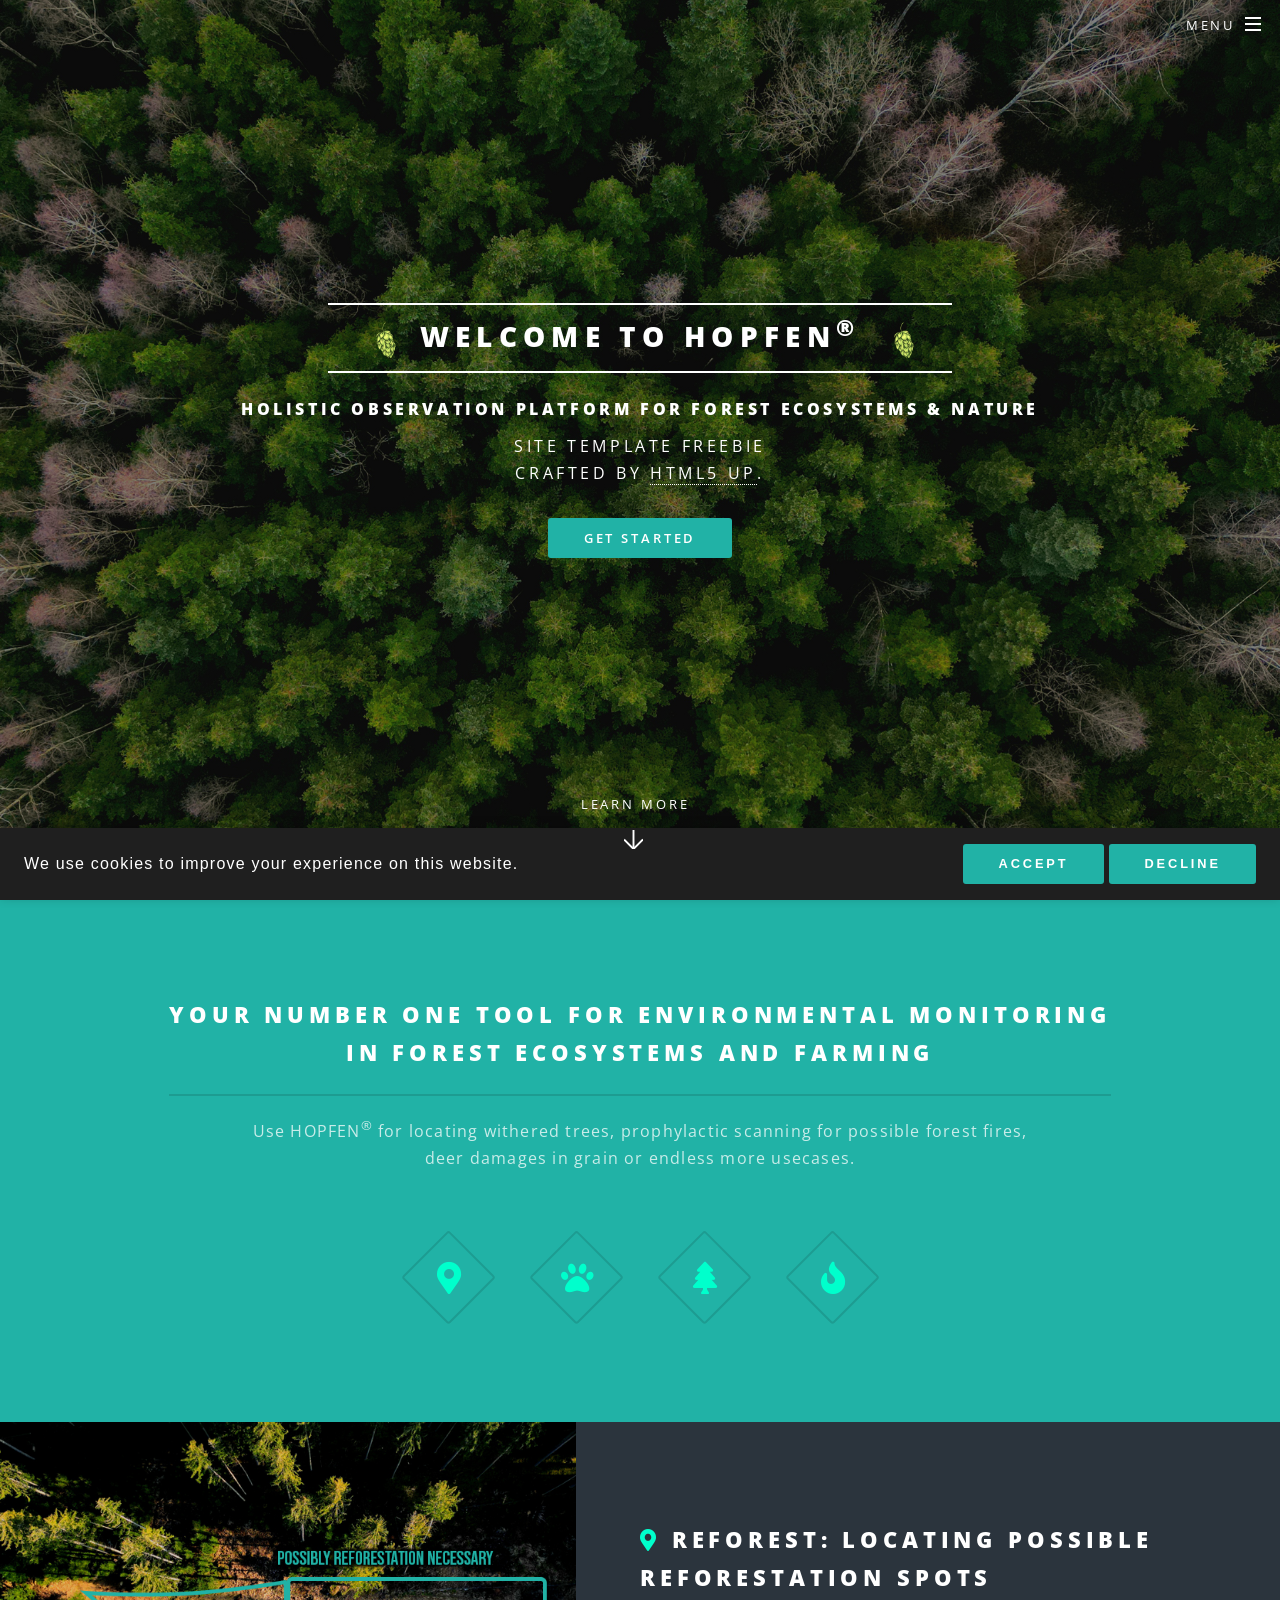
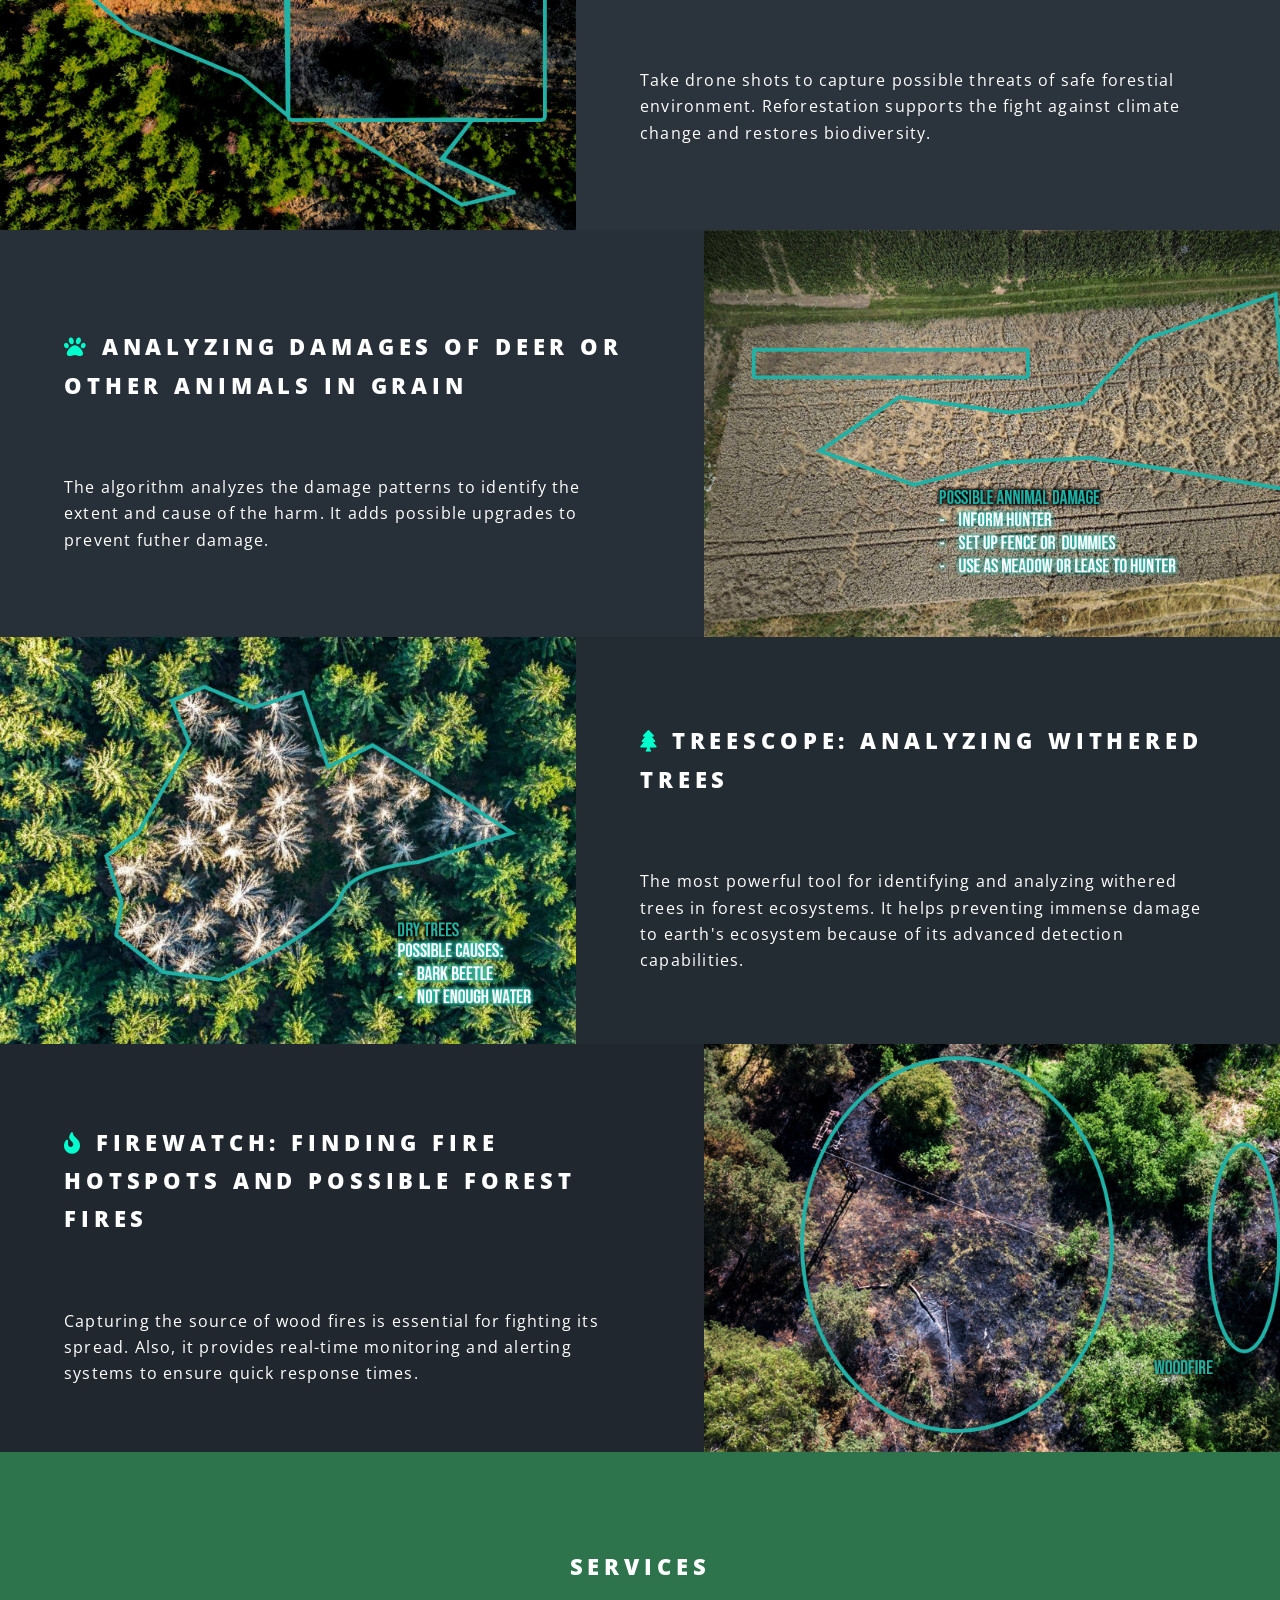
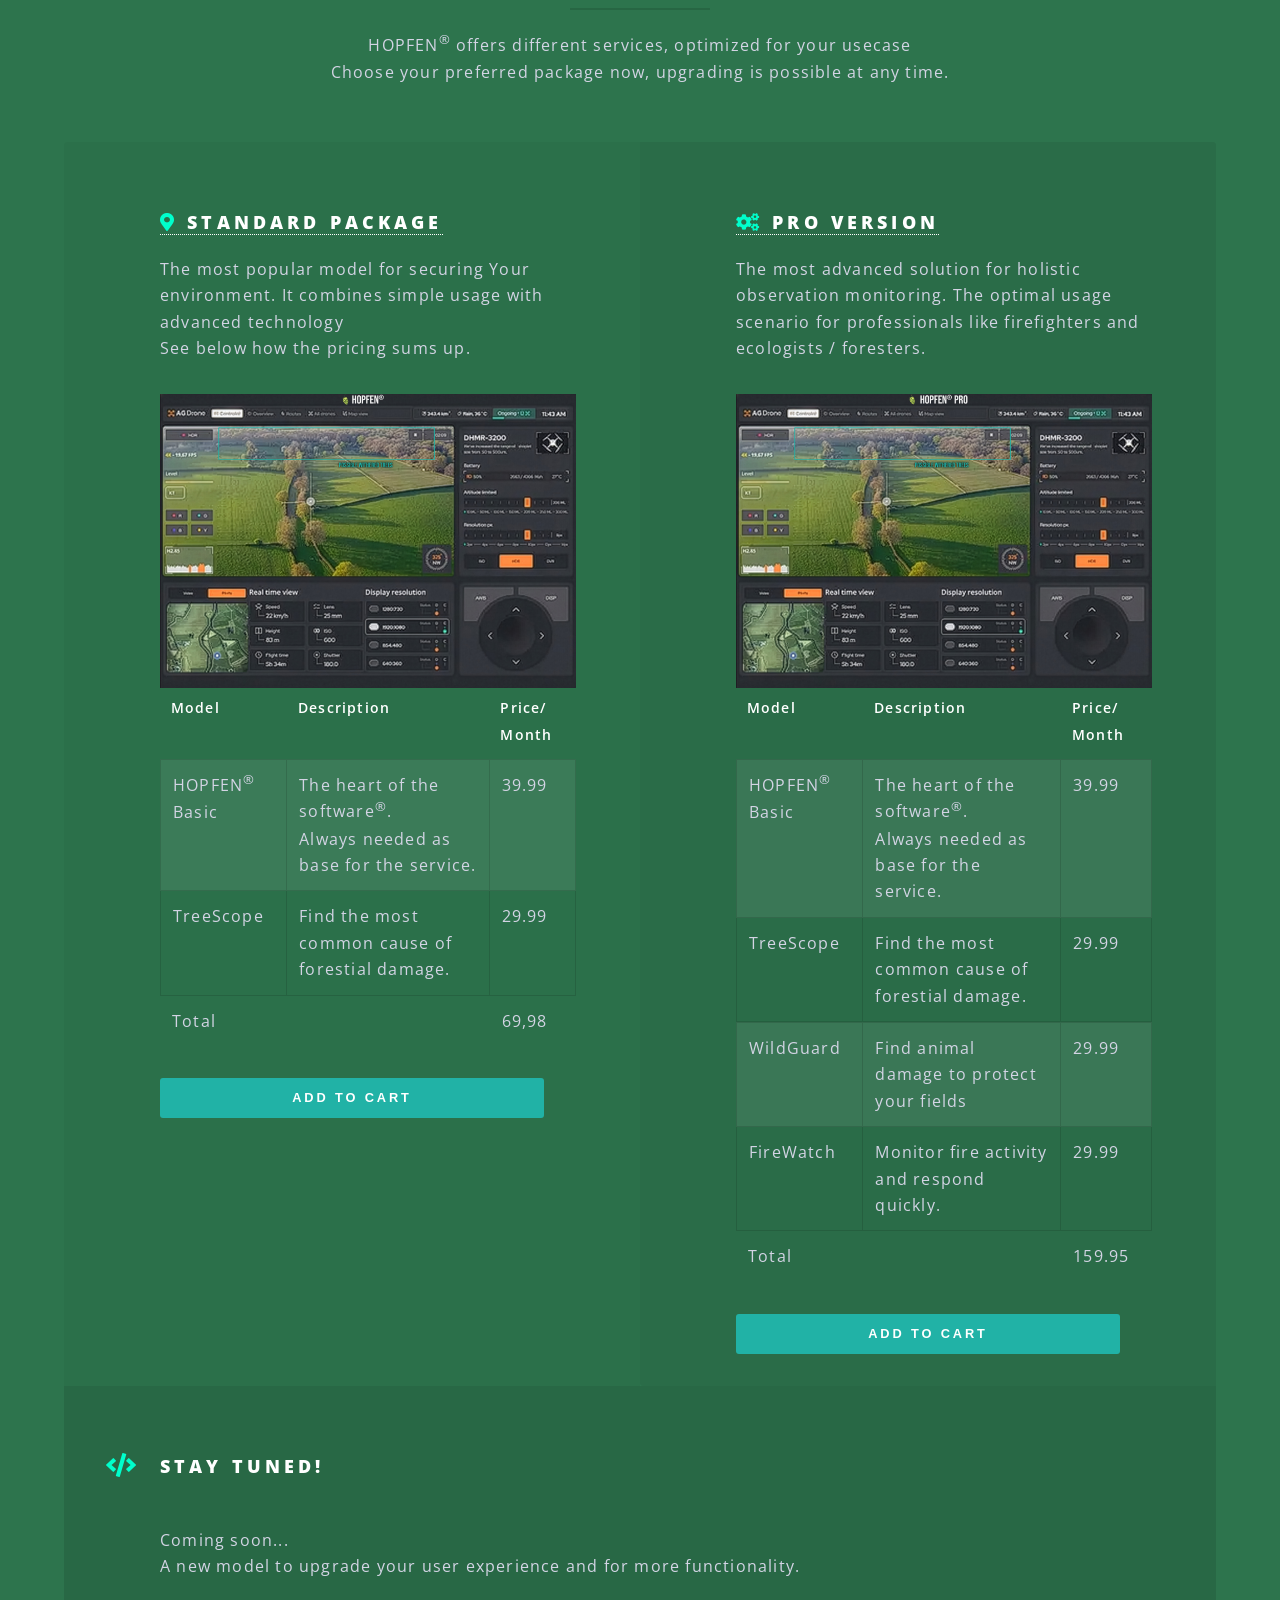
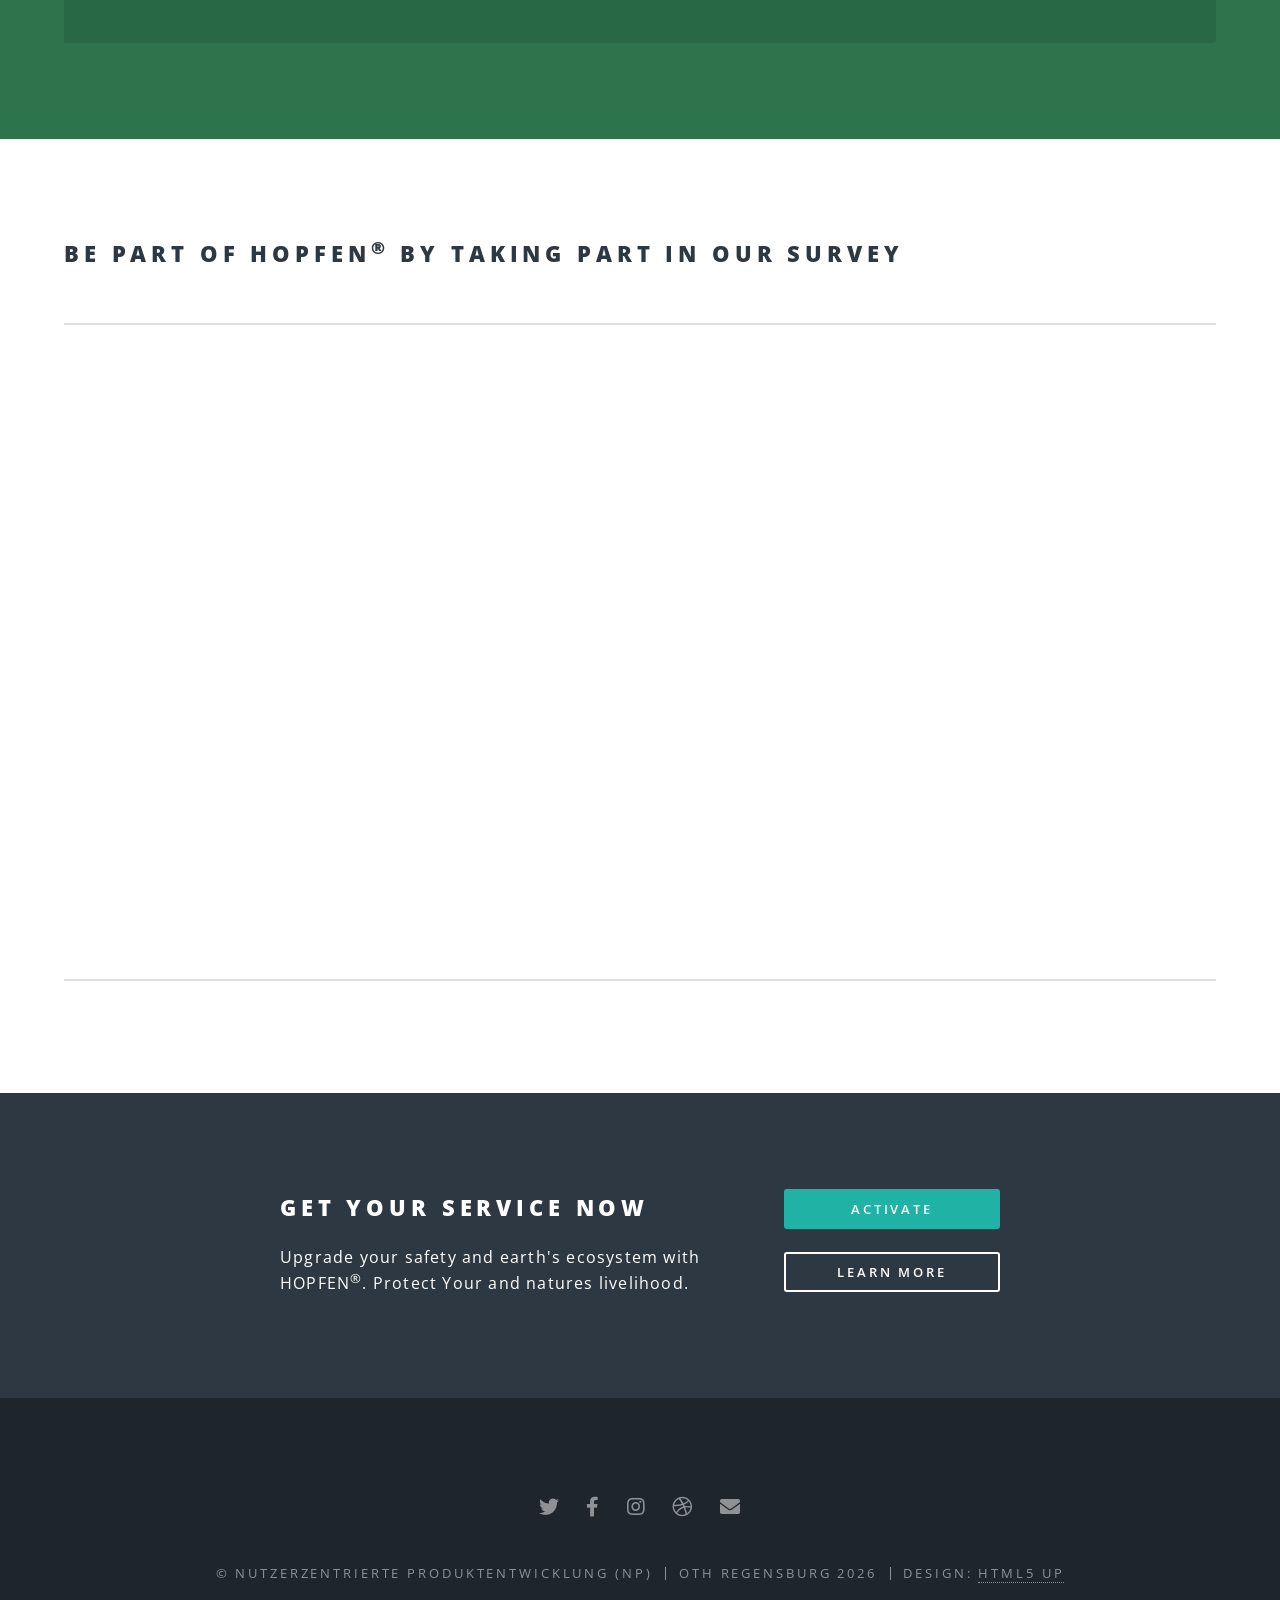
<file: index.html>
<!DOCTYPE HTML>
<!--
	Spectral by HTML5 UP
	html5up.net | @ajlkn
	Free for personal and commercial use under the CCA 3.0 license (html5up.net/license)
-->
<html>
	<head>
		<title>HOPFEN&reg - Holistic Observation Platform for Forest Ecosystems & Nature</title>
		<link rel="icon" href="images/webpx/HOPFEN.webp" type="image/x-icon">
		<meta charset="utf-8" />
		<meta name="viewport" content="width=device-width, initial-scale=1, user-scalable=no" />
		<link rel="stylesheet" href="assets/css/main.css" />
		<noscript><link rel="stylesheet" href="assets/css/noscript.css" /></noscript>
	</head>
	<body class="landing is-preload">

		<!-- Page Wrapper -->
			<div id="page-wrapper">

				<!-- Header -->
					<header id="header" class="alt">
						<h1><a href="#page-wrapper" class="more scrolly">Hopfen<sup>&reg</sup></a></h1>
						<nav id="nav">
							<ul>
								<li class="special">
									<a href="#menu" class="menuToggle"><span>Menu</span></a>
									<div id="menu">
										<ul>
											<li><a href="index.html">Home</a></li>
											<li><a href="about.html">About</a></li>
											<li><a href="elements.html">Elements</a></li>
											<li><a href="#three" class="more scrolly">Shop</a></li>
											<li><a href="#">Sign Up</a></li>
											<li><a href="#">Log In</a></li>
											<li><a href="#"><span class="icon solid fa-shopping-cart " title="cart"></span>Cart</a>
											</li>
										</ul>
									</div>
								</li>
							</ul>
						</nav>
					</header>

				<!-- Banner -->
					<section id="banner">
						<div class="inner">
							<h2 id="start">
								<img src="images/webpx/HOPFEN.webp" alt="Hopfen" class="hopfen" />
								Welcome to HOPFEN<sup>&reg</sup>
								<img src="images/webpx/HOPFEN.webp" alt="Hopfen" class="hopfen" />
							</h2>
							<h1>Holistic Observation Platform for Forest Ecosystems & Nature</h1>
							<p>
							site template freebie<br />
							crafted by <a href="http://html5up.net">HTML5 UP</a>.</p>
							<ul class="actions special">
								<li><a href="about.html" class="button primary">Get Started</a></li>
							</ul>
						</div>
						<a href="#one" class="more scrolly">Learn More</a>
					</section>

				<!-- One -->
					<section id="one" class="wrapper style1 special">
						<div class="inner">
							<header class="major">
								<h2>Your number one tool for environmental monitoring<br/>
								in forest ecosystems and farming</h2>
								<p>Use HOPFEN<sup>&reg</sup> for locating withered trees, prophylactic scanning for possible forest fires, <br />
								deer damages in grain or endless more usecases.</p>
							</header>
							<ul class="icons major">
								<li><a href="#Reforestation" class="more scrolly"><span class="icon solid fa-map-marker-alt major style1" title="reforestation"></span></a></li>
								<li><a href="#Damages" class="more scrolly"><span class="icon solid fa-paw major style1" title="animal damages"></span></a></li>
								<li><a href="#Dry_trees" class="more scrolly"><span class="icon solid fa-tree major style1" title="withered trees"></span></a></li>
								<li><a href="#Woodfire" class="more scrolly"><span class="icon solid fa-fire major style1" title="forest fires"></span></a></li>
							</ul>
						</div>
					</section>

				<!-- Two -->
					<section id="two" class="wrapper alt style2">
						<section class="spotlight">
							<div class="image" id="Reforestation"><img src="images/Reforestation.jpg" alt="" /></div><div class="content">
								<ul class="icons major">
									<li>
										<h2>
											<span class="icon solid fa-map-marker-alt style1" ></span>
											ReForest: Locating possible reforestation spots
										</h2>
									</li>
								</ul>
								<p>Take drone shots to capture possible threats of safe forestial environment. Reforestation supports the fight against climate change and restores biodiversity.</p>
							</div>
						</section>
						<section class="spotlight">
							<div class="image" id="Damages"><img src="images/Damages.jpg" alt="" /></div><div class="content">
								<ul class="icons major">
									<li>
										<h2>
											<span class="icon solid fa-paw style1"></span>
											Analyzing damages of deer or other animals in grain
										</h2>
									</li>
								</ul>
								<p>The algorithm analyzes the damage patterns to identify the extent and cause of the harm. It adds possible upgrades to prevent futher damage.</p>
							</div>
						</section>
						<section class="spotlight">
							<div class="image" id="Dry_trees"><img src="images/Dry_trees.jpg" alt="" /></div><div class="content">
							<ul class="icons major">
									<li>
										<h2>
											<span class="icon solid fa-tree style1"></span>
											TreeScope: Analyzing withered trees
										</h2>
									</li>
								</ul>
								<p>The most powerful tool for identifying and analyzing withered trees in forest ecosystems. It helps preventing immense damage to earth's ecosystem because of its advanced detection capabilities.</p>
						</section>						
						<section class="spotlight">
							<div class="image" id="Woodfire"><img src="images/Woodfire.jpg" alt="" /></div><div class="content">
							<ul class="icons major">
									<li>
										<h2>
											<span class="icon solid fa-fire style1"></span>
											FireWatch: Finding fire hotspots and possible forest fires
										</h2>
									</li>
								</ul>
								<p>Capturing the source of wood fires is essential for fighting its spread. Also, it provides real-time monitoring and alerting systems to ensure quick response times.</p>
							</div>
						</section>
					</section>

				<!-- Three -->
					<section id="three" class="wrapper style3 special">
						<div class="inner">
							<header class="major" id="Services">
								<h2>Services</h2>
								<p>HOPFEN<sup>&reg</sup> offers different services, optimized for your usecase <br />
								Choose your preferred package now, upgrading is possible at any time.</p>
							</header>
							
							<ul class="features">
								<li>
									<h3><a href="#"><span class="icon solid fa-map-marker-alt style1"></span> Standard Package</a></h3>
									<p>The most popular model for securing Your environment. It combines simple usage with advanced technology<br/> See below how the pricing sums up.</p>
									<img src="images/ui.jpg" alt="Standard Package" style="width:100% ;" />
									<div class="table-wrapper ">
										<table class="alt">
											<thead>
												<tr>
													<th>Model</th>
													<th>Description</th>
													<th>Price/ Month</th>
												</tr>
											</thead>
											<tbody>
												<tr>
													<td>HOPFEN<sup>&reg</sup> Basic</td>
													<td>The heart of the software<sup>&reg</sup></sup>.<br/>Always needed as base for the service.</td>
													<td>39.99</td>
												</tr>
												<tr>
													<td>TreeScope</td>
													<td>Find the most common cause of forestial damage.</td>
													<td>29.99</td>
												</tr>
											</tbody>
											<tfoot>
												<tr>
													<td>Total</td>
													<td colspan="1"></td>
													<td>69,98</td>
												</tr>
											</tfoot>
										</table>
									</div>
									<button class="button primary" style="width: 100%;">Add to Cart</button>
								</li>
								<li>
									<h3><a href="#"> <span class="icon solid fa-cogs style1"></span> Pro Version</a></h3>
									<p>The most advanced solution for holistic observation monitoring. The optimal usage scenario for professionals like firefighters and ecologists / foresters.</p>
									<img src="images/ui_pro.jpg" alt="Pro Version" style="width:100% ;" />

									<div class="table-wrapper ">
										<table class="alt">
											<thead>
												<tr>
													<th>Model</th>
													<th>Description</th>
													<th>Price/ Month</th>
												</tr>
											</thead>
											<tbody>
												<tr>
													<td>HOPFEN<sup>&reg</sup> Basic</td>
													<td>The heart of the software<sup>&reg</sup></sup>.<br/>Always needed as base for the service.</td>
													<td>39.99</td>
												<tr>
													<td>TreeScope</td>
													<td>Find the most common cause of forestial damage.</td>
													<td>29.99</td>
												</tr>
											</tbody>
												<tr>
													<td>WildGuard</td>
													<td>Find animal damage to protect your fields</td>
													<td>29.99</td>
												</tr>												
												<tr>
													<td>FireWatch</td>
													<td>Monitor fire activity and respond quickly.</td>
													<td>29.99</td>
												</tr>												
											</tbody>
											<tfoot>
												<tr>
													<td>Total</td>
													<td colspan="1"></td>
													<td>159.95</td>
												</tr>
											</tfoot>
										</table>
									</div>
									<button class="button primary" style="width: 100%;">Add to Cart</button>
								</li>
								<li class="icon solid fa-code " style="width: 100%;">
									<h3>Stay tuned!</h3>
									<br>Coming soon... <br/>A new model to upgrade your user experience and for more functionality.</p>
								</li>
							</ul>
						</div>
					</section>
					<section>
						<div class="wrapper style5">
          					<div class="inner">
								<h2>Be part of HOPFEN<sup>&reg;</sup> by taking part in our survey</h2>
								<hr />

								<iframe
								allowfullscreen
								frameborder="0"
								height="100%"
								mozallowfullscreen
								src="https://app.wooclap.com/GPOARIX/questionnaires/6a1d80bddbe5d3c0ddca3121"
								style="min-height: 550px; min-width: 300px"
								width="100%"
								></iframe>
								<hr />
							</div>
						</div>

					</section>
				<!-- CTA -->
					<section id="cta" class="wrapper style4">
						<div class="inner">
							<header>
								<h2>Get your service now</h2>
								<p>Upgrade your safety and earth's ecosystem with HOPFEN<sup>&reg</sup>. Protect Your and natures livelihood. </p>
							</header>
							<ul class="actions stacked">
								<li><a href="#" class="button fit primary">Activate</a></li>
								<li><a href="about.html" class="button fit">Learn More</a></li>
							</ul>
						</div>
					</section>

				<!-- Footer -->
				<footer id="footer">
					<ul class="icons">
						<li><a href="#" class="icon brands fa-twitter"><span class="label">Twitter</span></a></li>
						<li><a href="#" class="icon brands fa-facebook-f"><span class="label">Facebook</span></a></li>
						<li><a href="#" class="icon brands fa-instagram"><span class="label">Instagram</span></a></li>
						<li><a href="#" class="icon brands fa-dribbble"><span class="label">Dribbble</span></a></li>
						<li><a href="#" class="icon solid fa-envelope"><span class="label">Email</span></a></li>
					</ul>
					<ul class="copyright">
						<li>&copy; Nutzerzentrierte Produktentwicklung (NP)</li><li>OTH Regensburg 2026</li><li>Design: <a href="http://html5up.net">HTML5 UP</a></li>
					</ul>
				</footer>

				<footer class="cookie_footer">
					<span>	
						We use cookies to improve your experience on this website.
					</span>
					<div>
						<button class="button primary" onclick="toggleCookieBanner()">
							Accept
						</button>
						<button class="button primary" onclick="toggleCookieBanner()">
							Decline
						</button>
					</div>
				</footer>
			</div>

		<!-- Scripts -->
			<script src="assets/js/jquery.min.js"></script>
			<script src="assets/js/jquery.scrollex.min.js"></script>
			<script src="assets/js/jquery.scrolly.min.js"></script>
			<script src="assets/js/browser.min.js"></script>
			<script src="assets/js/breakpoints.min.js"></script>
			<script src="assets/js/util.js"></script>
			<script src="assets/js/main.js"></script>

	</body>
</html>
</file>
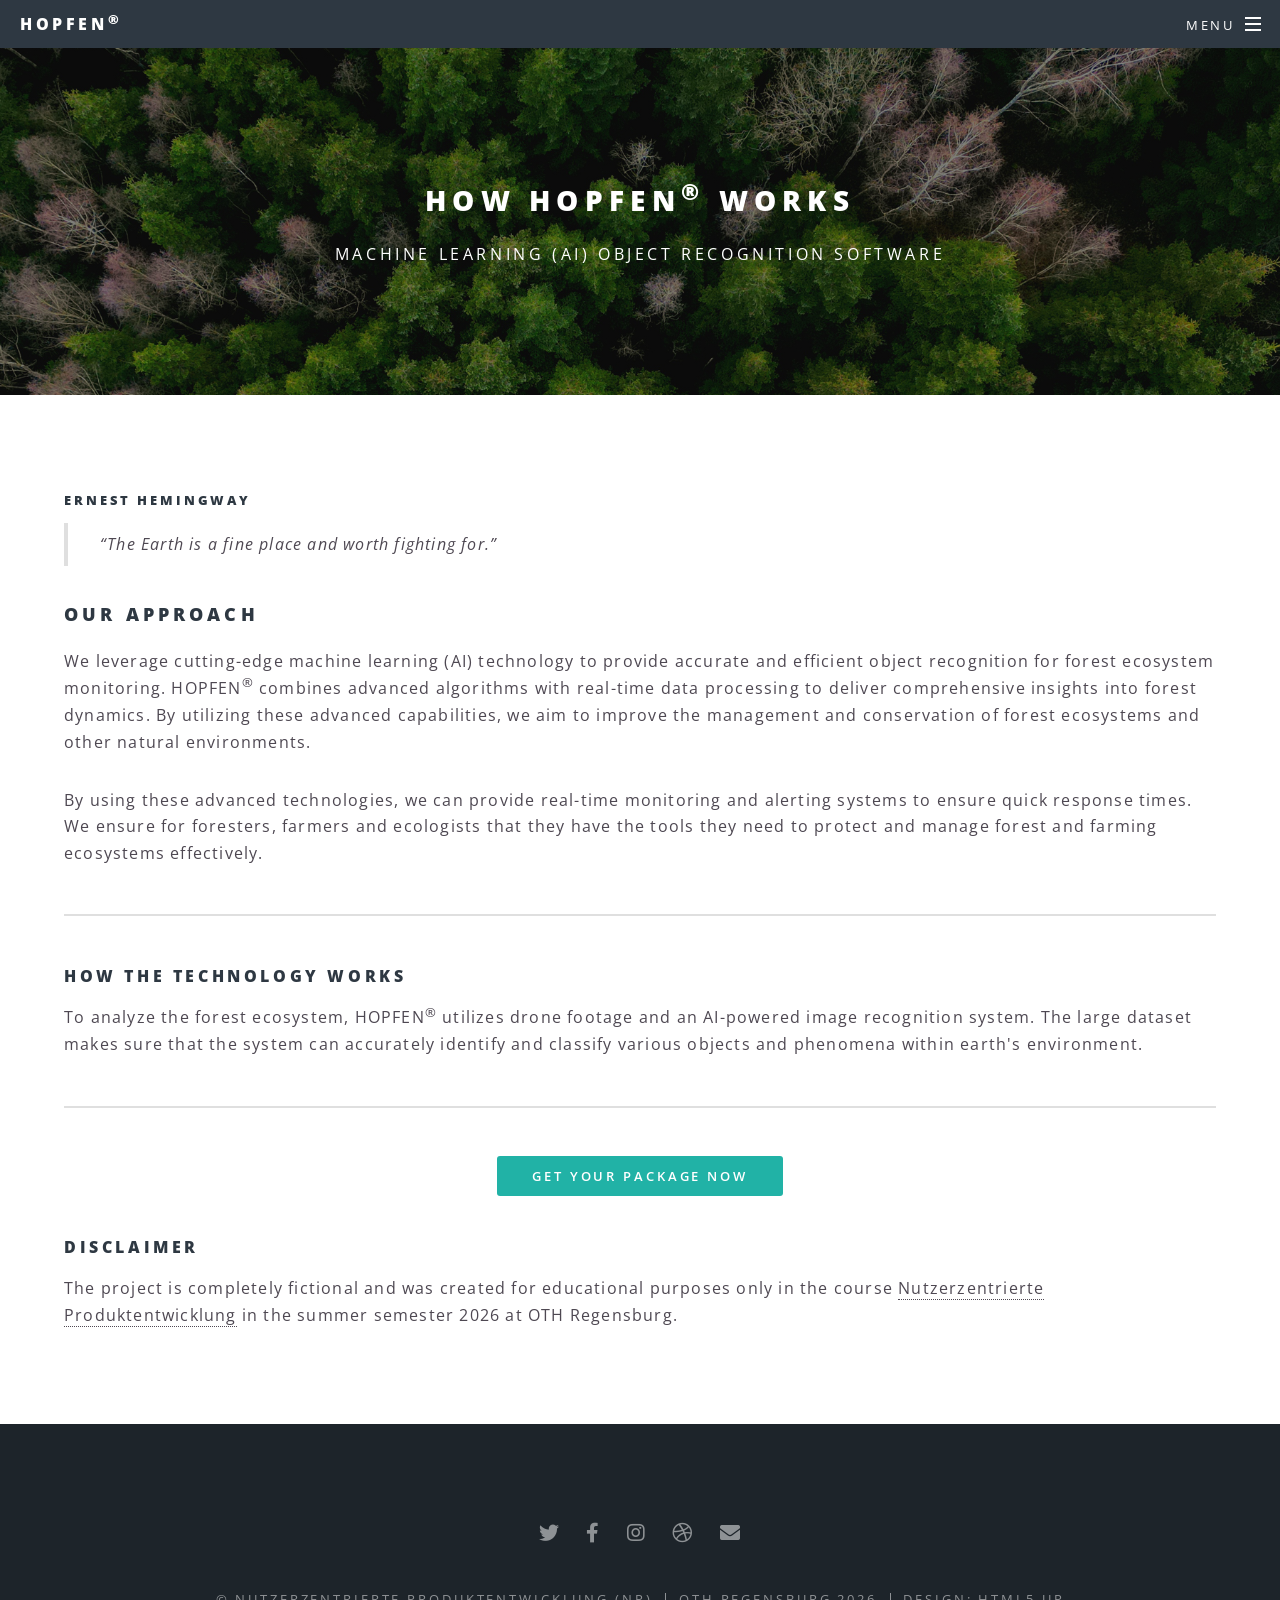
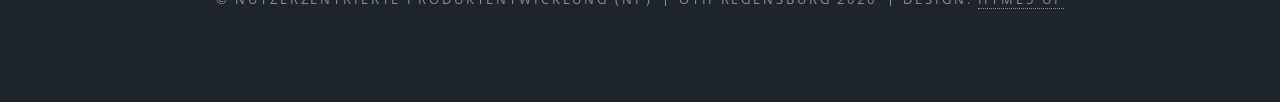
<file: about.html>
<!DOCTYPE HTML>
<!--
	Spectral by HTML5 UP
	html5up.net | @ajlkn
	Free for personal and commercial use under the CCA 3.0 license (html5up.net/license)
-->
<html>
	<head>
		<title>HOPFEN&reg - Holistic Observation Platform for Forest Ecosystems & Nature</title>
		<link rel="icon" href="images/webpx/HOPFEN.webp" type="image/x-icon">
		<meta charset="utf-8" />
		<meta name="viewport" content="width=device-width, initial-scale=1, user-scalable=no" />
		<link rel="stylesheet" href="assets/css/main.css" />
		<noscript><link rel="stylesheet" href="assets/css/noscript.css" /></noscript>
	</head>
	<body class="is-preload">

		<!-- Page Wrapper -->
			<div id="page-wrapper">

				<!-- Header -->
					<header id="header">
						<h1><a href="index.html">HOPFEN<sup>&reg</sup></a></h1>
						<nav id="nav">
							<ul>
								<li class="special">
									<a href="#menu" class="menuToggle"><span>Menu</span></a>
									<div id="menu">
										<ul>
											<li><a href="index.html">Home</a></li>
											<li><a href="about.html">About</a></li>
											<li><a href="elements.html">Elements</a></li>
											<li><a href="index.html#three">Shop</a></li>
											<li><a href="#">Sign Up</a></li>
											<li><a href="#">Log In</a></li>
											<li><a href="#"><span class="icon solid fa-shopping-cart " title="cart"></span>Cart</a>
										</ul>
									</div>
								</li>
							</ul>
						</nav>
					</header>

				<!-- Main -->
					<article id="main">
						<header>
							<h2>How HOPFEN<sup>&reg</sup> works</h2>
							<p>Machine learning (AI) object recognition software</p>
						</header>
						<section class="wrapper style5">
							<div class="inner">
								<h5> Ernest Hemingway</h5>
								<blockquote>“The Earth is a fine place and worth fighting for.”</blockquote>
								<h3>Our Approach</h3>
								<p>We leverage cutting-edge machine learning (AI) technology to provide accurate and efficient object recognition for forest ecosystem monitoring. HOPFEN<sup>&reg</sup> combines advanced algorithms with real-time data processing to deliver comprehensive insights into forest dynamics. By utilizing these advanced capabilities, we aim to improve the management and conservation of forest ecosystems and other natural environments.</p>

								<p>By using these advanced technologies, we can provide real-time monitoring and alerting systems to ensure quick response times. We ensure for foresters, farmers and ecologists that they have the tools they need to protect and manage forest and farming ecosystems effectively.</p>
								<hr/>
								
								<h4>How the technology works</h4>
								<p>To analyze the forest ecosystem, HOPFEN<sup>&reg</sup> utilizes drone footage and an AI-powered image recognition system. The large dataset makes sure that the system can accurately identify and classify various objects and phenomena within earth's environment.</p>
								<hr/>
								<ul class="actions special">
									<li><a href="index.html#three" class="button primary">Get your package now</a></li>
								</ul>
								<h4>Disclaimer</h4>
								<p>The project is completely fictional and was created for educational purposes only in the course <a href="https://elearning.oth-regensburg.de/course/view.php?id=7785" > Nutzerzentrierte Produktentwicklung</a> in the summer semester 2026 at OTH Regensburg.</p>
							</div>
						</section>
					</article>
					
				<!-- Footer -->
					<footer id="footer">
						<ul class="icons">
							<li><a href="#" class="icon brands fa-twitter"><span class="label">Twitter</span></a></li>
							<li><a href="#" class="icon brands fa-facebook-f"><span class="label">Facebook</span></a></li>
							<li><a href="#" class="icon brands fa-instagram"><span class="label">Instagram</span></a></li>
							<li><a href="#" class="icon brands fa-dribbble"><span class="label">Dribbble</span></a></li>
							<li><a href="#" class="icon solid fa-envelope"><span class="label">Email</span></a></li>
						</ul>
						<ul class="copyright">
							<li>&copy; Nutzerzentrierte Produktentwicklung (NP)</li><li>OTH Regensburg 2026</li><li>Design: <a href="http://html5up.net">HTML5 UP</a></li>
						</ul>
					</footer>

			</div>

		<!-- Scripts -->
			<script src="assets/js/jquery.min.js"></script>
			<script src="assets/js/jquery.scrollex.min.js"></script>
			<script src="assets/js/jquery.scrolly.min.js"></script>
			<script src="assets/js/browser.min.js"></script>
			<script src="assets/js/breakpoints.min.js"></script>
			<script src="assets/js/util.js"></script>
			<script src="assets/js/main.js"></script>

	</body>
</html>
</file>
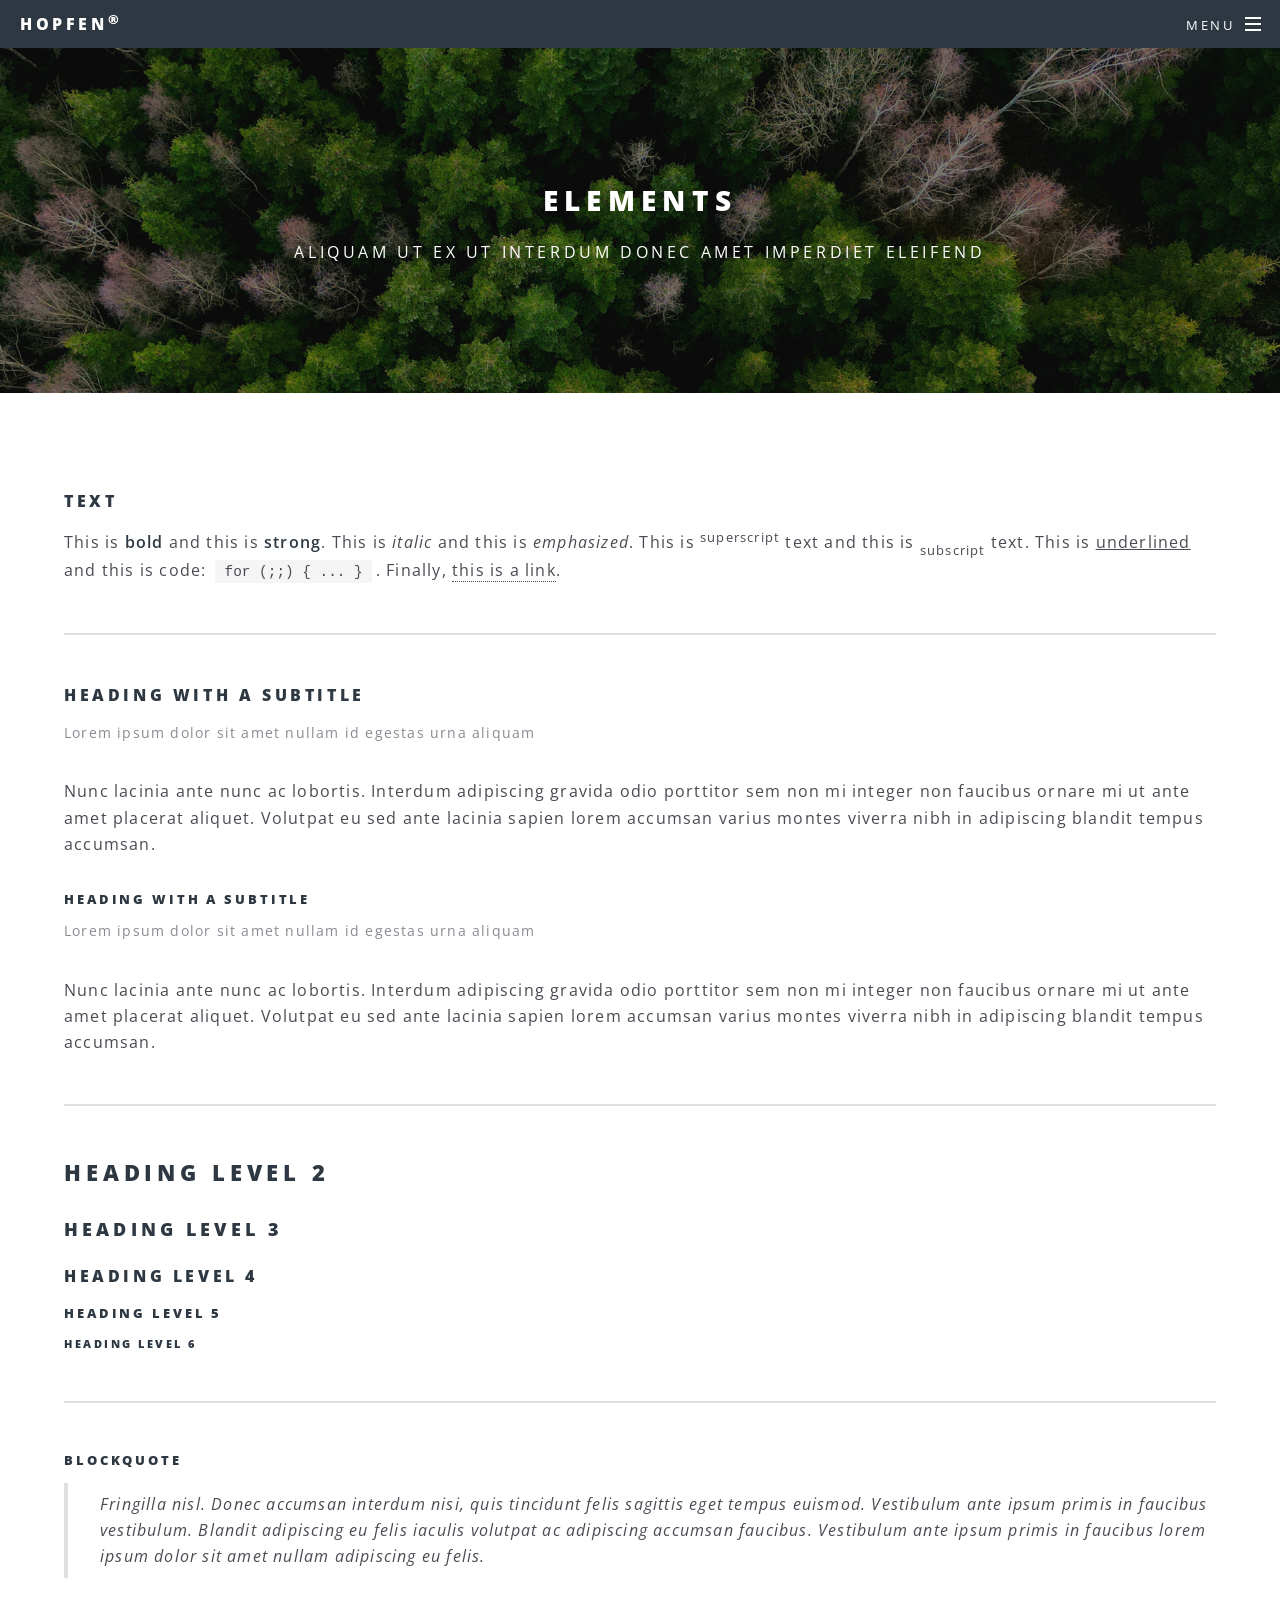
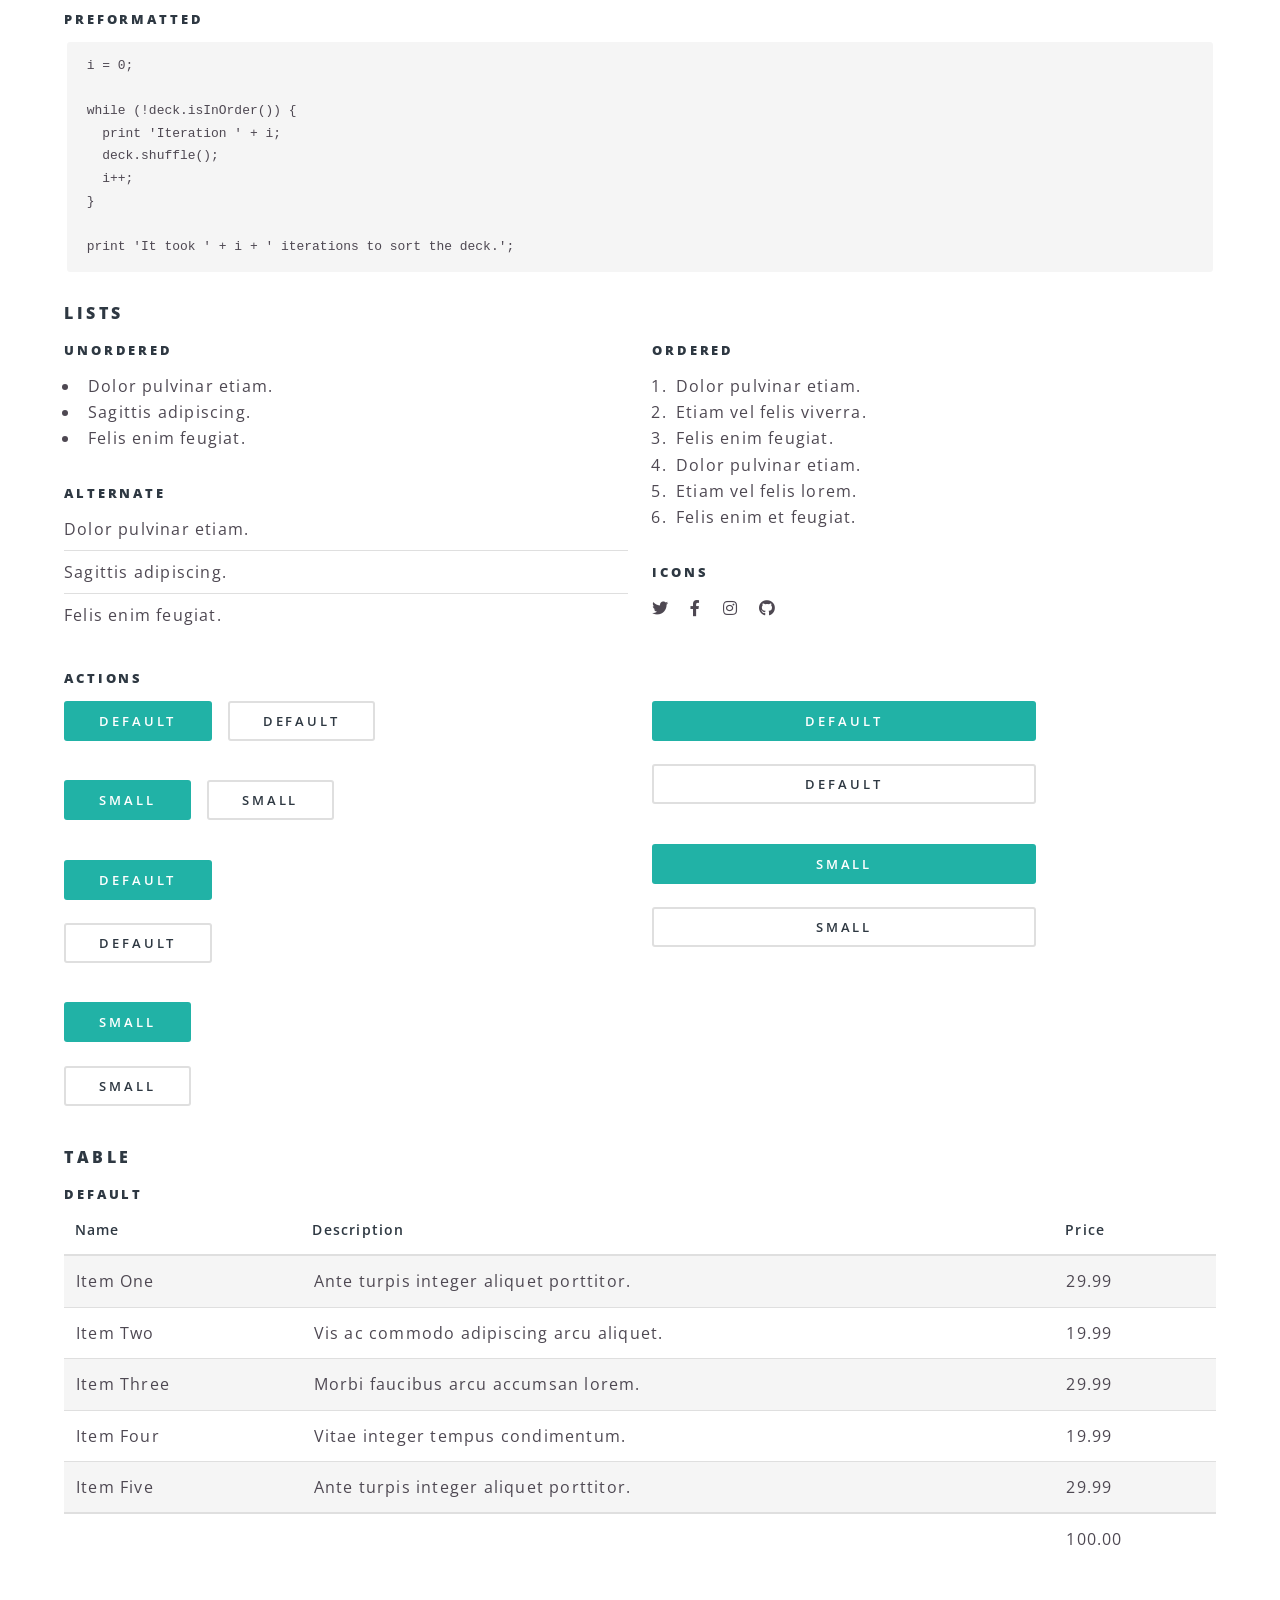
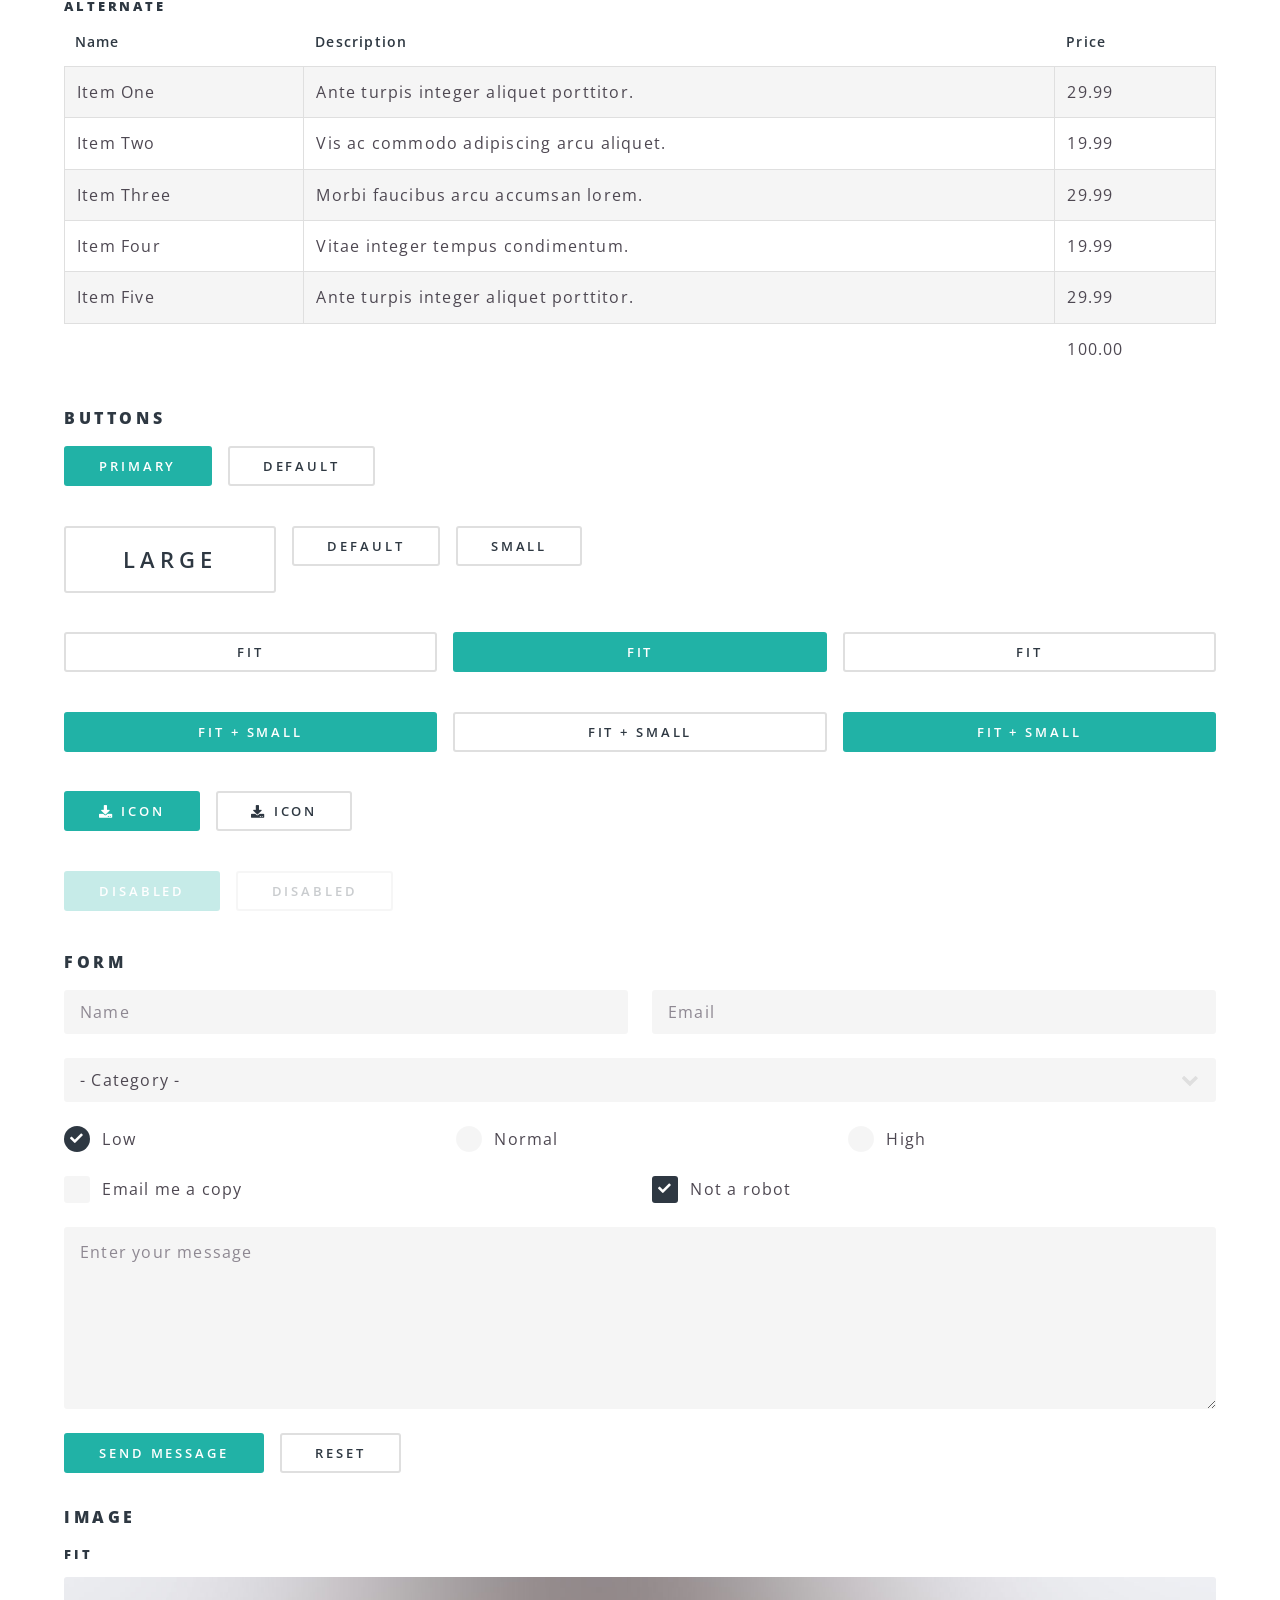
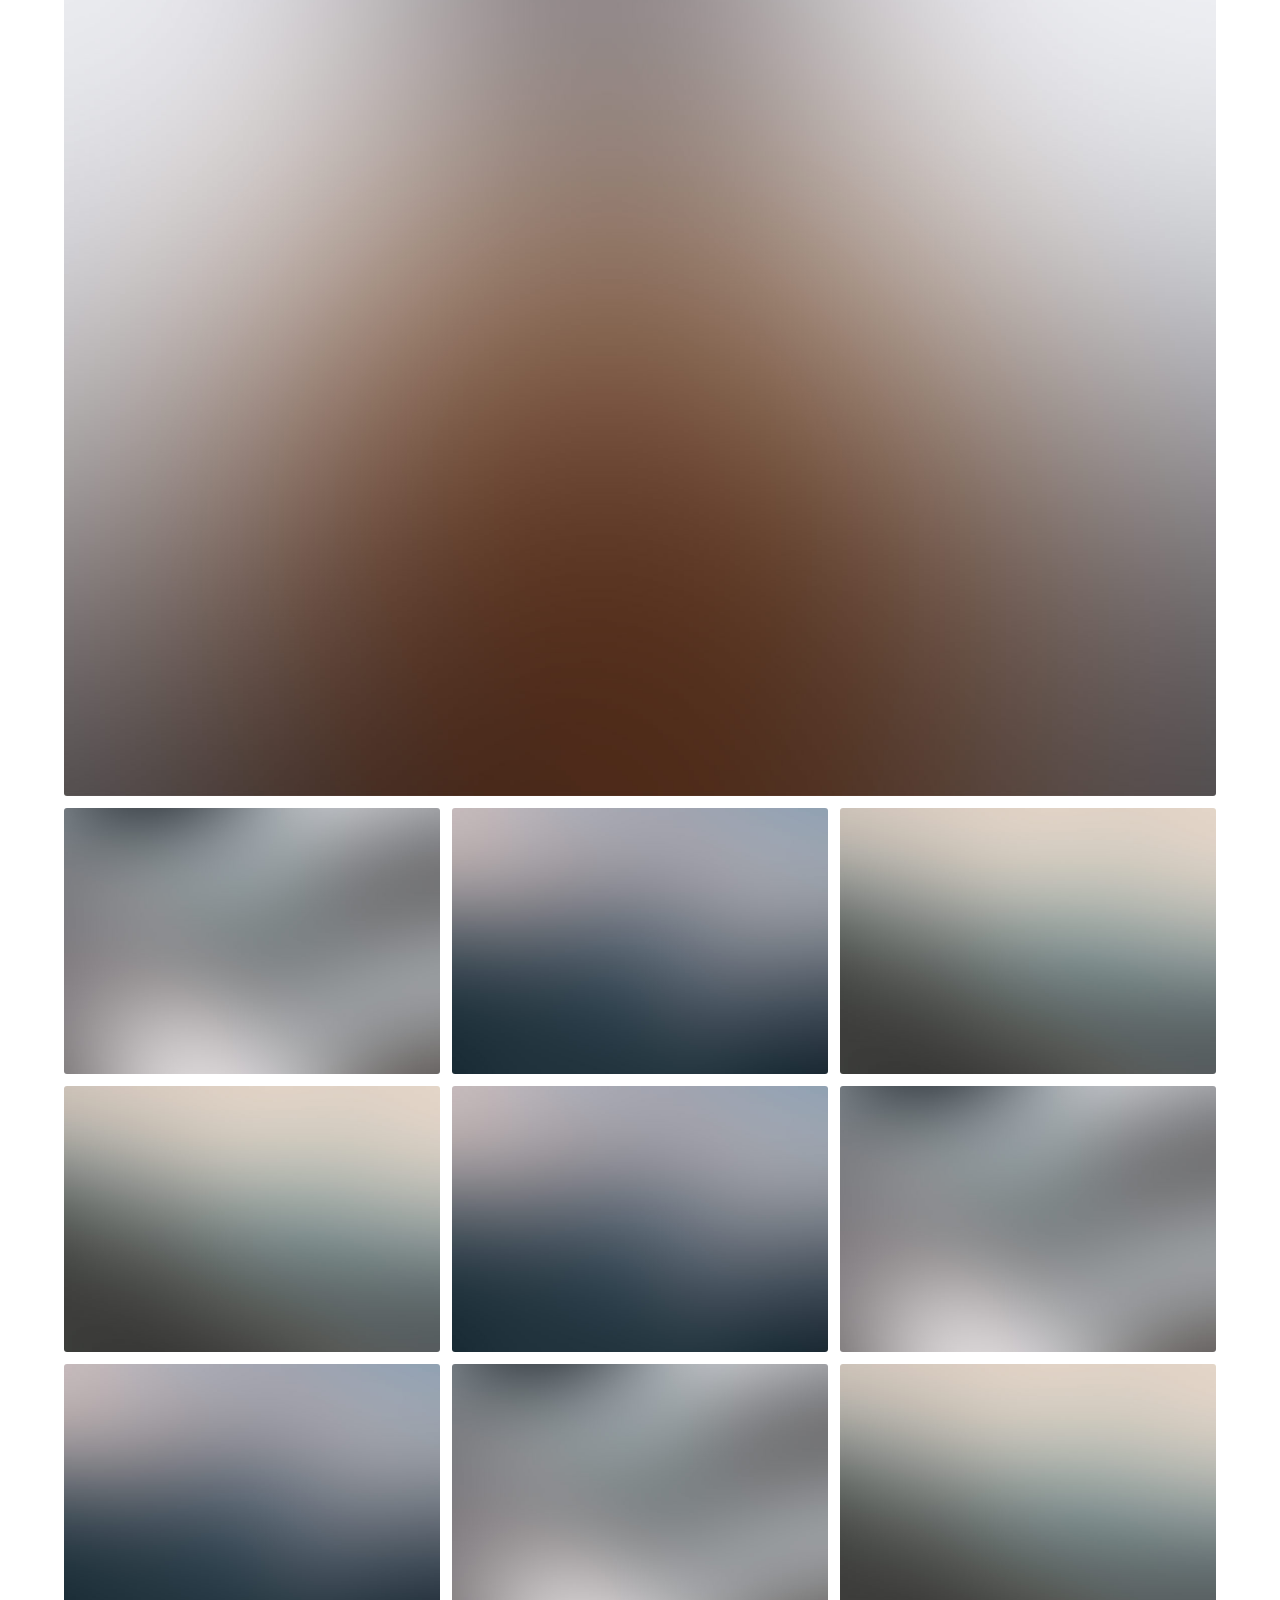
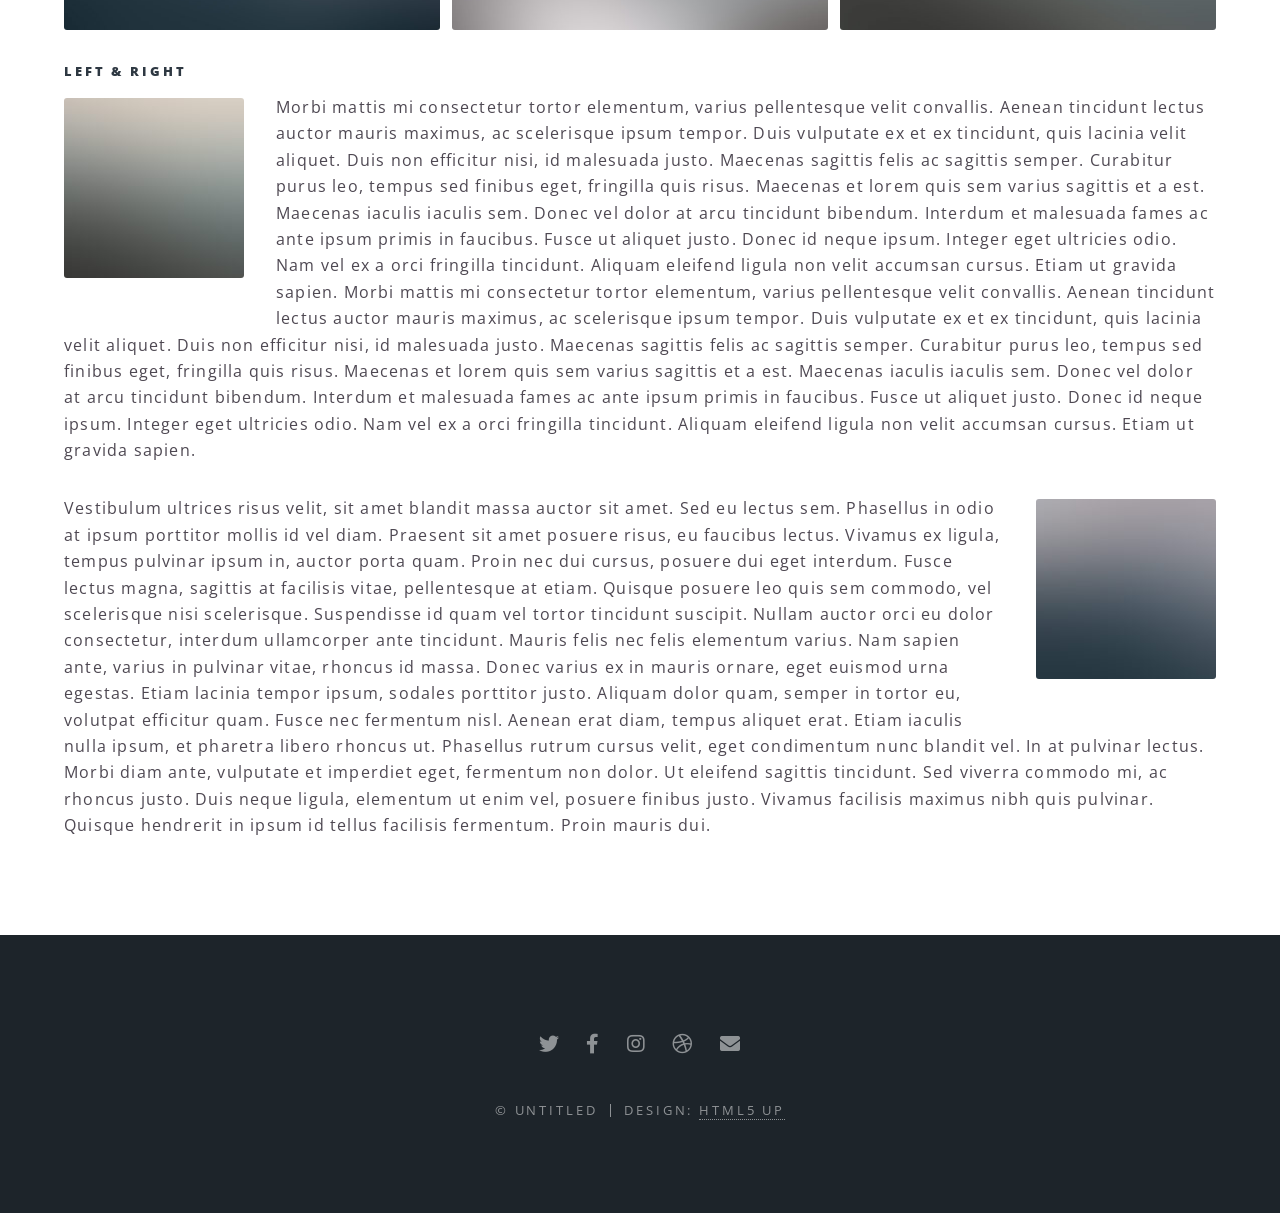
<file: elements.html>
<!DOCTYPE HTML>
<!--
	Spectral by HTML5 UP
	html5up.net | @ajlkn
	Free for personal and commercial use under the CCA 3.0 license (html5up.net/license)
-->
<html>
	<head>
		<title>HOPFEN&reg - Holistic Observation Platform for Forest Ecosystems & Nature</title>
		<link rel="icon" href="images/webpx/HOPFEN.webp" type="image/x-icon">
		<meta charset="utf-8" />
		<meta name="viewport" content="width=device-width, initial-scale=1, user-scalable=no" />
		<link rel="stylesheet" href="assets/css/main.css" />
		<noscript><link rel="stylesheet" href="assets/css/noscript.css" /></noscript>
	</head>
	<body class="is-preload">

		<!-- Page Wrapper -->
			<div id="page-wrapper">

				<!-- Header -->
					<header id="header">
						<h1><a href="index.html">HOPFEN<sup>&reg</sup></a></h1>
						<nav id="nav">
							<ul>
								<li class="special">
									<a href="#menu" class="menuToggle"><span>Menu</span></a>
									<div id="menu">
										<ul>
											<li><a href="index.html">Home</a></li>
											<li><a href="about.html">About</a></li>
											<li><a href="elements.html">Elements</a></li>
											<li><a href="#">Sign Up</a></li>
											<li><a href="#">Log In</a></li>
											<li><a href="#"><span class="icon solid fa-shopping-cart " title="cart"></span>Cart</a>
										</ul>
									</div>
								</li>
							</ul>
						</nav>
					</header>

				<!-- Main -->
					<article id="main">
						<header>
							<h2>Elements</h2>
							<p>Aliquam ut ex ut interdum donec amet imperdiet eleifend</p>
						</header>
						<section class="wrapper style5">
							<div class="inner">

								<section>
									<h4>Text</h4>
									<p>This is <b>bold</b> and this is <strong>strong</strong>. This is <i>italic</i> and this is <em>emphasized</em>.
									This is <sup>superscript</sup> text and this is <sub>subscript</sub> text.
									This is <u>underlined</u> and this is code: <code>for (;;) { ... }</code>. Finally, <a href="#">this is a link</a>.</p>
									<hr />
									<header>
										<h4>Heading with a Subtitle</h4>
										<p>Lorem ipsum dolor sit amet nullam id egestas urna aliquam</p>
									</header>
									<p>Nunc lacinia ante nunc ac lobortis. Interdum adipiscing gravida odio porttitor sem non mi integer non faucibus ornare mi ut ante amet placerat aliquet. Volutpat eu sed ante lacinia sapien lorem accumsan varius montes viverra nibh in adipiscing blandit tempus accumsan.</p>
									<header>
										<h5>Heading with a Subtitle</h5>
										<p>Lorem ipsum dolor sit amet nullam id egestas urna aliquam</p>
									</header>
									<p>Nunc lacinia ante nunc ac lobortis. Interdum adipiscing gravida odio porttitor sem non mi integer non faucibus ornare mi ut ante amet placerat aliquet. Volutpat eu sed ante lacinia sapien lorem accumsan varius montes viverra nibh in adipiscing blandit tempus accumsan.</p>
									<hr />
									<h2>Heading Level 2</h2>
									<h3>Heading Level 3</h3>
									<h4>Heading Level 4</h4>
									<h5>Heading Level 5</h5>
									<h6>Heading Level 6</h6>
									<hr />
									<h5>Blockquote</h5>
									<blockquote>Fringilla nisl. Donec accumsan interdum nisi, quis tincidunt felis sagittis eget tempus euismod. Vestibulum ante ipsum primis in faucibus vestibulum. Blandit adipiscing eu felis iaculis volutpat ac adipiscing accumsan faucibus. Vestibulum ante ipsum primis in faucibus lorem ipsum dolor sit amet nullam adipiscing eu felis.</blockquote>
									<h5>Preformatted</h5>
									<pre><code>i = 0;

while (!deck.isInOrder()) {
  print 'Iteration ' + i;
  deck.shuffle();
  i++;
}

print 'It took ' + i + ' iterations to sort the deck.';</code></pre>
								</section>

								<section>
									<h4>Lists</h4>
									<div class="row">
										<div class="col-6 col-12-medium">
											<h5>Unordered</h5>
											<ul>
												<li>Dolor pulvinar etiam.</li>
												<li>Sagittis adipiscing.</li>
												<li>Felis enim feugiat.</li>
											</ul>
											<h5>Alternate</h5>
											<ul class="alt">
												<li>Dolor pulvinar etiam.</li>
												<li>Sagittis adipiscing.</li>
												<li>Felis enim feugiat.</li>
											</ul>
										</div>
										<div class="col-6 col-12-medium">
											<h5>Ordered</h5>
											<ol>
												<li>Dolor pulvinar etiam.</li>
												<li>Etiam vel felis viverra.</li>
												<li>Felis enim feugiat.</li>
												<li>Dolor pulvinar etiam.</li>
												<li>Etiam vel felis lorem.</li>
												<li>Felis enim et feugiat.</li>
											</ol>
											<h5>Icons</h5>
											<ul class="icons">
												<li><a href="#" class="icon brands fa-twitter"><span class="label">Twitter</span></a></li>
												<li><a href="#" class="icon brands fa-facebook-f"><span class="label">Facebook</span></a></li>
												<li><a href="#" class="icon brands fa-instagram"><span class="label">Instagram</span></a></li>
												<li><a href="#" class="icon brands fa-github"><span class="label">Github</span></a></li>
											</ul>
										</div>
									</div>
									<h5>Actions</h5>
									<div class="row">
										<div class="col-6 col-12-medium">
											<ul class="actions">
												<li><a href="#" class="button primary">Default</a></li>
												<li><a href="#" class="button">Default</a></li>
											</ul>
											<ul class="actions small">
												<li><a href="#" class="button primary small">Small</a></li>
												<li><a href="#" class="button small">Small</a></li>
											</ul>
											<ul class="actions stacked">
												<li><a href="#" class="button primary">Default</a></li>
												<li><a href="#" class="button">Default</a></li>
											</ul>
											<ul class="actions stacked">
												<li><a href="#" class="button primary small">Small</a></li>
												<li><a href="#" class="button small">Small</a></li>
											</ul>
										</div>
										<div class="col-6 col-12-medium">
											<ul class="actions stacked">
												<li><a href="#" class="button primary fit">Default</a></li>
												<li><a href="#" class="button fit">Default</a></li>
											</ul>
											<ul class="actions stacked">
												<li><a href="#" class="button primary small fit">Small</a></li>
												<li><a href="#" class="button small fit">Small</a></li>
											</ul>
										</div>
									</div>
								</section>

								<section>
									<h4>Table</h4>
									<h5>Default</h5>
									<div class="table-wrapper">
										<table>
											<thead>
												<tr>
													<th>Name</th>
													<th>Description</th>
													<th>Price</th>
												</tr>
											</thead>
											<tbody>
												<tr>
													<td>Item One</td>
													<td>Ante turpis integer aliquet porttitor.</td>
													<td>29.99</td>
												</tr>
												<tr>
													<td>Item Two</td>
													<td>Vis ac commodo adipiscing arcu aliquet.</td>
													<td>19.99</td>
												</tr>
												<tr>
													<td>Item Three</td>
													<td> Morbi faucibus arcu accumsan lorem.</td>
													<td>29.99</td>
												</tr>
												<tr>
													<td>Item Four</td>
													<td>Vitae integer tempus condimentum.</td>
													<td>19.99</td>
												</tr>
												<tr>
													<td>Item Five</td>
													<td>Ante turpis integer aliquet porttitor.</td>
													<td>29.99</td>
												</tr>
											</tbody>
											<tfoot>
												<tr>
													<td colspan="2"></td>
													<td>100.00</td>
												</tr>
											</tfoot>
										</table>
									</div>

									<h5>Alternate</h5>
									<div class="table-wrapper">
										<table class="alt">
											<thead>
												<tr>
													<th>Name</th>
													<th>Description</th>
													<th>Price</th>
												</tr>
											</thead>
											<tbody>
												<tr>
													<td>Item One</td>
													<td>Ante turpis integer aliquet porttitor.</td>
													<td>29.99</td>
												</tr>
												<tr>
													<td>Item Two</td>
													<td>Vis ac commodo adipiscing arcu aliquet.</td>
													<td>19.99</td>
												</tr>
												<tr>
													<td>Item Three</td>
													<td> Morbi faucibus arcu accumsan lorem.</td>
													<td>29.99</td>
												</tr>
												<tr>
													<td>Item Four</td>
													<td>Vitae integer tempus condimentum.</td>
													<td>19.99</td>
												</tr>
												<tr>
													<td>Item Five</td>
													<td>Ante turpis integer aliquet porttitor.</td>
													<td>29.99</td>
												</tr>
											</tbody>
											<tfoot>
												<tr>
													<td colspan="2"></td>
													<td>100.00</td>
												</tr>
											</tfoot>
										</table>
									</div>
								</section>

								<section>
									<h4>Buttons</h4>
									<ul class="actions">
										<li><a href="#" class="button primary">Primary</a></li>
										<li><a href="#" class="button">Default</a></li>
									</ul>
									<ul class="actions">
										<li><a href="#" class="button large">Large</a></li>
										<li><a href="#" class="button">Default</a></li>
										<li><a href="#" class="button small">Small</a></li>
									</ul>
									<ul class="actions fit">
										<li><a href="#" class="button fit">Fit</a></li>
										<li><a href="#" class="button primary fit">Fit</a></li>
										<li><a href="#" class="button fit">Fit</a></li>
									</ul>
									<ul class="actions fit small">
										<li><a href="#" class="button primary fit small">Fit + Small</a></li>
										<li><a href="#" class="button fit small">Fit + Small</a></li>
										<li><a href="#" class="button primary fit small">Fit + Small</a></li>
									</ul>
									<ul class="actions">
										<li><a href="#" class="button primary icon solid fa-download">Icon</a></li>
										<li><a href="#" class="button icon solid fa-download">Icon</a></li>
									</ul>
									<ul class="actions">
										<li><span class="button primary disabled">Disabled</span></li>
										<li><span class="button disabled">Disabled</span></li>
									</ul>
								</section>

								<section>
									<h4>Form</h4>
									<form method="post" action="#">
										<div class="row gtr-uniform">
											<div class="col-6 col-12-xsmall">
												<input type="text" name="demo-name" id="demo-name" value="" placeholder="Name" />
											</div>
											<div class="col-6 col-12-xsmall">
												<input type="email" name="demo-email" id="demo-email" value="" placeholder="Email" />
											</div>
											<div class="col-12">
												<select name="demo-category" id="demo-category">
													<option value="">- Category -</option>
													<option value="1">Manufacturing</option>
													<option value="1">Shipping</option>
													<option value="1">Administration</option>
													<option value="1">Human Resources</option>
												</select>
											</div>
											<div class="col-4 col-12-small">
												<input type="radio" id="demo-priority-low" name="demo-priority" checked>
												<label for="demo-priority-low">Low</label>
											</div>
											<div class="col-4 col-12-small">
												<input type="radio" id="demo-priority-normal" name="demo-priority">
												<label for="demo-priority-normal">Normal</label>
											</div>
											<div class="col-4 col-12-small">
												<input type="radio" id="demo-priority-high" name="demo-priority">
												<label for="demo-priority-high">High</label>
											</div>
											<div class="col-6 col-12-small">
												<input type="checkbox" id="demo-copy" name="demo-copy">
												<label for="demo-copy">Email me a copy</label>
											</div>
											<div class="col-6 col-12-small">
												<input type="checkbox" id="demo-human" name="demo-human" checked>
												<label for="demo-human">Not a robot</label>
											</div>
											<div class="col-12">
												<textarea name="demo-message" id="demo-message" placeholder="Enter your message" rows="6"></textarea>
											</div>
											<div class="col-12">
												<ul class="actions">
													<li><input type="submit" value="Send Message" class="primary" /></li>
													<li><input type="reset" value="Reset" /></li>
												</ul>
											</div>
										</div>
									</form>
								</section>

								<section>
									<h4>Image</h4>
									<h5>Fit</h5>
									<div class="box alt">
										<div class="row gtr-50 gtr-uniform">
											<div class="col-12"><span class="image fit"><img src="images/banner.jpg" alt="" /></span></div>
											<div class="col-4"><span class="image fit"><img src="images/pic01.jpg" alt="" /></span></div>
											<div class="col-4"><span class="image fit"><img src="images/pic02.jpg" alt="" /></span></div>
											<div class="col-4"><span class="image fit"><img src="images/pic03.jpg" alt="" /></span></div>
											<div class="col-4"><span class="image fit"><img src="images/pic03.jpg" alt="" /></span></div>
											<div class="col-4"><span class="image fit"><img src="images/pic02.jpg" alt="" /></span></div>
											<div class="col-4"><span class="image fit"><img src="images/pic01.jpg" alt="" /></span></div>
											<div class="col-4"><span class="image fit"><img src="images/pic02.jpg" alt="" /></span></div>
											<div class="col-4"><span class="image fit"><img src="images/pic01.jpg" alt="" /></span></div>
											<div class="col-4"><span class="image fit"><img src="images/pic03.jpg" alt="" /></span></div>
										</div>
									</div>
									<h5>Left &amp; Right</h5>
									<p><span class="image left"><img src="images/pic04.jpg" alt="" /></span>Morbi mattis mi consectetur tortor elementum, varius pellentesque velit convallis. Aenean tincidunt lectus auctor mauris maximus, ac scelerisque ipsum tempor. Duis vulputate ex et ex tincidunt, quis lacinia velit aliquet. Duis non efficitur nisi, id malesuada justo. Maecenas sagittis felis ac sagittis semper. Curabitur purus leo, tempus sed finibus eget, fringilla quis risus. Maecenas et lorem quis sem varius sagittis et a est. Maecenas iaculis iaculis sem. Donec vel dolor at arcu tincidunt bibendum. Interdum et malesuada fames ac ante ipsum primis in faucibus. Fusce ut aliquet justo. Donec id neque ipsum. Integer eget ultricies odio. Nam vel ex a orci fringilla tincidunt. Aliquam eleifend ligula non velit accumsan cursus. Etiam ut gravida sapien. Morbi mattis mi consectetur tortor elementum, varius pellentesque velit convallis. Aenean tincidunt lectus auctor mauris maximus, ac scelerisque ipsum tempor. Duis vulputate ex et ex tincidunt, quis lacinia velit aliquet. Duis non efficitur nisi, id malesuada justo. Maecenas sagittis felis ac sagittis semper. Curabitur purus leo, tempus sed finibus eget, fringilla quis risus. Maecenas et lorem quis sem varius sagittis et a est. Maecenas iaculis iaculis sem. Donec vel dolor at arcu tincidunt bibendum. Interdum et malesuada fames ac ante ipsum primis in faucibus. Fusce ut aliquet justo. Donec id neque ipsum. Integer eget ultricies odio. Nam vel ex a orci fringilla tincidunt. Aliquam eleifend ligula non velit accumsan cursus. Etiam ut gravida sapien.</p>
									<p><span class="image right"><img src="images/pic05.jpg" alt="" /></span>Vestibulum ultrices risus velit, sit amet blandit massa auctor sit amet. Sed eu lectus sem. Phasellus in odio at ipsum porttitor mollis id vel diam. Praesent sit amet posuere risus, eu faucibus lectus. Vivamus ex ligula, tempus pulvinar ipsum in, auctor porta quam. Proin nec dui cursus, posuere dui eget interdum. Fusce lectus magna, sagittis at facilisis vitae, pellentesque at etiam. Quisque posuere leo quis sem commodo, vel scelerisque nisi scelerisque. Suspendisse id quam vel tortor tincidunt suscipit. Nullam auctor orci eu dolor consectetur, interdum ullamcorper ante tincidunt. Mauris felis nec felis elementum varius. Nam sapien ante, varius in pulvinar vitae, rhoncus id massa. Donec varius ex in mauris ornare, eget euismod urna egestas. Etiam lacinia tempor ipsum, sodales porttitor justo. Aliquam dolor quam, semper in tortor eu, volutpat efficitur quam. Fusce nec fermentum nisl. Aenean erat diam, tempus aliquet erat. Etiam iaculis nulla ipsum, et pharetra libero rhoncus ut. Phasellus rutrum cursus velit, eget condimentum nunc blandit vel. In at pulvinar lectus. Morbi diam ante, vulputate et imperdiet eget, fermentum non dolor. Ut eleifend sagittis tincidunt. Sed viverra commodo mi, ac rhoncus justo. Duis neque ligula, elementum ut enim vel, posuere finibus justo. Vivamus facilisis maximus nibh quis pulvinar. Quisque hendrerit in ipsum id tellus facilisis fermentum. Proin mauris dui.</p>
								</section>

							</div>
						</section>
					</article>

				<!-- Footer -->
					<footer id="footer">
						<ul class="icons">
							<li><a href="#" class="icon brands fa-twitter"><span class="label">Twitter</span></a></li>
							<li><a href="#" class="icon brands fa-facebook-f"><span class="label">Facebook</span></a></li>
							<li><a href="#" class="icon brands fa-instagram"><span class="label">Instagram</span></a></li>
							<li><a href="#" class="icon brands fa-dribbble"><span class="label">Dribbble</span></a></li>
							<li><a href="#" class="icon solid fa-envelope"><span class="label">Email</span></a></li>
						</ul>
						<ul class="copyright">
							<li>&copy; Untitled</li><li>Design: <a href="http://html5up.net">HTML5 UP</a></li>
						</ul>
					</footer>

			</div>

		<!-- Scripts -->
			<script src="assets/js/jquery.min.js"></script>
			<script src="assets/js/jquery.scrollex.min.js"></script>
			<script src="assets/js/jquery.scrolly.min.js"></script>
			<script src="assets/js/browser.min.js"></script>
			<script src="assets/js/breakpoints.min.js"></script>
			<script src="assets/js/util.js"></script>
			<script src="assets/js/main.js"></script>

	</body>
</html>
</file>
<file: assets/css/noscript.css>
/*
	Spectral by HTML5 UP
	html5up.net | @ajlkn
	Free for personal and commercial use under the CCA 3.0 license (html5up.net/license)
*/

/* Banner */

	body.is-preload #banner h2 {
		-moz-transform: none;
		-webkit-transform: none;
		-ms-transform: none;
		transform: none;
		opacity: 1;
	}

		body.is-preload #banner h2:before, body.is-preload #banner h2:after {
			width: 100%;
		}

	body.is-preload #banner .more {
		-moz-transform: none;
		-webkit-transform: none;
		-ms-transform: none;
		transform: none;
		opacity: 1;
	}

	body.is-preload #banner:after {
		opacity: 0;
	}
</file>
<file: assets/css/main.css>
@import url(fontawesome-all.min.css);
@import url("https://fonts.googleapis.com/css?family=Open+Sans:400,400italic,600,600italic,800,800italic");

/*
	Spectral by HTML5 UP
	html5up.net | @ajlkn
	Free for personal and commercial use under the CCA 3.0 license (html5up.net/license)
*/

html, body, div, span, applet, object,
iframe, h1, h2, h3, h4, h5, h6, p, blockquote,
pre, a, abbr, acronym, address, big, cite,
code, del, dfn, em, img, ins, kbd, q, s, samp,
small, strike, strong, sub, sup, tt, var, b,
u, i, center, dl, dt, dd, ol, ul, li, fieldset,
form, label, legend, table, caption, tbody,
tfoot, thead, tr, th, td, article, aside,
canvas, details, embed, figure, figcaption,
footer, header, hgroup, menu, nav, output, ruby,
section, summary, time, mark, audio, video {
	margin: 0;
	padding: 0;
	border: 0;
	font-size: 100%;
	font: inherit;
	vertical-align: baseline;}

article, aside, details, figcaption, figure,
footer, header, hgroup, menu, nav, section {
	display: block;}

body {
	line-height: 1;
}

ol, ul {
	list-style: none;
}

blockquote, q {
	quotes: none;
}

	blockquote:before, blockquote:after, q:before, q:after {
		content: '';
		content: none;
	}

table {
	border-collapse: collapse;
	border-spacing: 0;
}

body {
	-webkit-text-size-adjust: none;
}

mark {
	background-color: transparent;
	color: inherit;
}

input::-moz-focus-inner {
	border: 0;
	padding: 0;
}

input, select, textarea {
	-moz-appearance: none;
	-webkit-appearance: none;
	-ms-appearance: none;
	appearance: none;
}

/* Basic */

	@-ms-viewport {
		width: device-width;
	}

	html {
		box-sizing: border-box;
	}

	*, *:before, *:after {
		box-sizing: inherit;
	}

	body {
		background: #2e3842;
	}

		body.is-preload *, body.is-preload *:before, body.is-preload *:after {
			-moz-animation: none !important;
			-webkit-animation: none !important;
			-ms-animation: none !important;
			animation: none !important;
			-moz-transition: none !important;
			-webkit-transition: none !important;
			-ms-transition: none !important;
			transition: none !important;
		}

	body, input, select, textarea {
		color: #fff;
		font-family: "Open Sans", Helvetica, sans-serif;
		font-size: 15pt;
		font-weight: 400;
		letter-spacing: 0.075em;
		line-height: 1.65em;
	}

		@media screen and (max-width: 1680px) {

			body, input, select, textarea {
				font-size: 13pt;
			}

		}

		@media screen and (max-width: 1280px) {

			body, input, select, textarea {
				font-size: 12pt;
			}

		}

		@media screen and (max-width: 736px) {

			body, input, select, textarea {
				font-size: 11pt;
				letter-spacing: 0.0375em;
			}

		}

	a {
		-moz-transition: color 0.2s ease, border-bottom-color 0.2s ease;
		-webkit-transition: color 0.2s ease, border-bottom-color 0.2s ease;
		-ms-transition: color 0.2s ease, border-bottom-color 0.2s ease;
		transition: color 0.2s ease, border-bottom-color 0.2s ease;
		border-bottom: dotted 1px;
		color: inherit;
		text-decoration: none;
	}

		a:hover {
			border-bottom-color: transparent;
		}

	strong, b {
		color: #fff;
		font-weight: 600;
	}

	em, i {
		font-style: italic;
	}

	p {
		margin: 0 0 2em 0;
	}

	h1, h2, h3, h4, h5, h6 {
		color: #fff;
		font-weight: 800;
		letter-spacing: 0.225em;
		line-height: 1em;
		margin: 0 0 1em 0;
		text-transform: uppercase;
	}

		h1 a, h2 a, h3 a, h4 a, h5 a, h6 a {
			color: inherit;
			text-decoration: none;
		}

	h2 {
		font-size: 1.35em;
		line-height: 1.75em;
	}

		@media screen and (max-width: 736px) {

			h2 {
				font-size: 1.1em;
				line-height: 1.65em;
			}

		}

	h3 {
		font-size: 1.15em;
		line-height: 1.75em;
	}

		@media screen and (max-width: 736px) {

			h3 {
				font-size: 1em;
				line-height: 1.65em;
			}

		}

	h4 {
		font-size: 1em;
		line-height: 1.5em;
	}

	h5 {
		font-size: 0.8em;
		line-height: 1.5em;
	}

	h6 {
		font-size: 0.7em;
		line-height: 1.5em;
	}

	sub {
		font-size: 0.8em;
		position: relative;
		top: 0.5em;
	}

	sup {
		font-size: 0.8em;
		position: relative;
		top: -0.5em;
	}

	hr {
		border: 0;
		border-bottom: solid 2px #fff;
		margin: 3em 0;
	}

		hr.major {
			margin: 4.5em 0;
		}

	blockquote {
		border-left: solid 4px #fff;
		font-style: italic;
		margin: 0 0 2em 0;
		padding: 0.5em 0 0.5em 2em;
	}

	code {
		background: rgba(144, 144, 144, 0.25);
		border-radius: 3px;
		font-family: "Courier New", monospace;
		font-size: 0.9em;
		letter-spacing: 0;
		margin: 0 0.25em;
		padding: 0.25em 0.65em;
	}

	pre {
		-webkit-overflow-scrolling: touch;
		font-family: "Courier New", monospace;
		font-size: 0.9em;
		margin: 0 0 2em 0;
	}

		pre code {
			display: block;
			line-height: 1.75em;
			padding: 1em 1.5em;
			overflow-x: auto;
		}

	.align-left {
		text-align: left;
	}

	.align-center {
		text-align: center;
	}

	.align-right {
		text-align: right;
	}

/* Row */

	.row {
		display: flex;
		flex-wrap: wrap;
		box-sizing: border-box;
		align-items: stretch;
	}

		.row > * {
			box-sizing: border-box;
		}

		.row.gtr-uniform > * > :last-child {
			margin-bottom: 0;
		}

		.row.aln-left {
			justify-content: flex-start;
		}

		.row.aln-center {
			justify-content: center;
		}

		.row.aln-right {
			justify-content: flex-end;
		}

		.row.aln-top {
			align-items: flex-start;
		}

		.row.aln-middle {
			align-items: center;
		}

		.row.aln-bottom {
			align-items: flex-end;
		}

		.row > .imp {
			order: -1;
		}

		.row > .col-1 {
			width: 8.33333%;
		}

		.row > .off-1 {
			margin-left: 8.33333%;
		}

		.row > .col-2 {
			width: 16.66667%;
		}

		.row > .off-2 {
			margin-left: 16.66667%;
		}

		.row > .col-3 {
			width: 25%;
		}

		.row > .off-3 {
			margin-left: 25%;
		}

		.row > .col-4 {
			width: 33.33333%;
		}

		.row > .off-4 {
			margin-left: 33.33333%;
		}

		.row > .col-5 {
			width: 41.66667%;
		}

		.row > .off-5 {
			margin-left: 41.66667%;
		}

		.row > .col-6 {
			width: 50%;
		}

		.row > .off-6 {
			margin-left: 50%;
		}

		.row > .col-7 {
			width: 58.33333%;
		}

		.row > .off-7 {
			margin-left: 58.33333%;
		}

		.row > .col-8 {
			width: 66.66667%;
		}

		.row > .off-8 {
			margin-left: 66.66667%;
		}

		.row > .col-9 {
			width: 75%;
		}

		.row > .off-9 {
			margin-left: 75%;
		}

		.row > .col-10 {
			width: 83.33333%;
		}

		.row > .off-10 {
			margin-left: 83.33333%;
		}

		.row > .col-11 {
			width: 91.66667%;
		}

		.row > .off-11 {
			margin-left: 91.66667%;
		}

		.row > .col-12 {
			width: 100%;
		}

		.row > .off-12 {
			margin-left: 100%;
		}

		.row.gtr-0 {
			margin-top: 0;
			margin-left: 0em;
		}

			.row.gtr-0 > * {
				padding: 0 0 0 0em;
			}

			.row.gtr-0.gtr-uniform {
				margin-top: 0em;
			}

				.row.gtr-0.gtr-uniform > * {
					padding-top: 0em;
				}

		.row.gtr-25 {
			margin-top: 0;
			margin-left: -0.375em;
		}

			.row.gtr-25 > * {
				padding: 0 0 0 0.375em;
			}

			.row.gtr-25.gtr-uniform {
				margin-top: -0.375em;
			}

				.row.gtr-25.gtr-uniform > * {
					padding-top: 0.375em;
				}

		.row.gtr-50 {
			margin-top: 0;
			margin-left: -0.75em;
		}

			.row.gtr-50 > * {
				padding: 0 0 0 0.75em;
			}

			.row.gtr-50.gtr-uniform {
				margin-top: -0.75em;
			}

				.row.gtr-50.gtr-uniform > * {
					padding-top: 0.75em;
				}

		.row {
			margin-top: 0;
			margin-left: -1.5em;
		}

			.row > * {
				padding: 0 0 0 1.5em;
			}

			.row.gtr-uniform {
				margin-top: -1.5em;
			}

				.row.gtr-uniform > * {
					padding-top: 1.5em;
				}

		.row.gtr-150 {
			margin-top: 0;
			margin-left: -2.25em;
		}

			.row.gtr-150 > * {
				padding: 0 0 0 2.25em;
			}

			.row.gtr-150.gtr-uniform {
				margin-top: -2.25em;
			}

				.row.gtr-150.gtr-uniform > * {
					padding-top: 2.25em;
				}

		.row.gtr-200 {
			margin-top: 0;
			margin-left: -3em;
		}

			.row.gtr-200 > * {
				padding: 0 0 0 3em;
			}

			.row.gtr-200.gtr-uniform {
				margin-top: -3em;
			}

				.row.gtr-200.gtr-uniform > * {
					padding-top: 3em;
				}

		@media screen and (max-width: 1680px) {

			.row {
				display: flex;
				flex-wrap: wrap;
				box-sizing: border-box;
				align-items: stretch;
			}

				.row > * {
					box-sizing: border-box;
				}

				.row.gtr-uniform > * > :last-child {
					margin-bottom: 0;
				}

				.row.aln-left {
					justify-content: flex-start;
				}

				.row.aln-center {
					justify-content: center;
				}

				.row.aln-right {
					justify-content: flex-end;
				}

				.row.aln-top {
					align-items: flex-start;
				}

				.row.aln-middle {
					align-items: center;
				}

				.row.aln-bottom {
					align-items: flex-end;
				}

				.row > .imp-xlarge {
					order: -1;
				}

				.row > .col-1-xlarge {
					width: 8.33333%;
				}

				.row > .off-1-xlarge {
					margin-left: 8.33333%;
				}

				.row > .col-2-xlarge {
					width: 16.66667%;
				}

				.row > .off-2-xlarge {
					margin-left: 16.66667%;
				}

				.row > .col-3-xlarge {
					width: 25%;
				}

				.row > .off-3-xlarge {
					margin-left: 25%;
				}

				.row > .col-4-xlarge {
					width: 33.33333%;
				}

				.row > .off-4-xlarge {
					margin-left: 33.33333%;
				}

				.row > .col-5-xlarge {
					width: 41.66667%;
				}

				.row > .off-5-xlarge {
					margin-left: 41.66667%;
				}

				.row > .col-6-xlarge {
					width: 50%;
				}

				.row > .off-6-xlarge {
					margin-left: 50%;
				}

				.row > .col-7-xlarge {
					width: 58.33333%;
				}

				.row > .off-7-xlarge {
					margin-left: 58.33333%;
				}

				.row > .col-8-xlarge {
					width: 66.66667%;
				}

				.row > .off-8-xlarge {
					margin-left: 66.66667%;
				}

				.row > .col-9-xlarge {
					width: 75%;
				}

				.row > .off-9-xlarge {
					margin-left: 75%;
				}

				.row > .col-10-xlarge {
					width: 83.33333%;
				}

				.row > .off-10-xlarge {
					margin-left: 83.33333%;
				}

				.row > .col-11-xlarge {
					width: 91.66667%;
				}

				.row > .off-11-xlarge {
					margin-left: 91.66667%;
				}

				.row > .col-12-xlarge {
					width: 100%;
				}

				.row > .off-12-xlarge {
					margin-left: 100%;
				}

				.row.gtr-0 {
					margin-top: 0;
					margin-left: 0em;
				}

					.row.gtr-0 > * {
						padding: 0 0 0 0em;
					}

					.row.gtr-0.gtr-uniform {
						margin-top: 0em;
					}

						.row.gtr-0.gtr-uniform > * {
							padding-top: 0em;
						}

				.row.gtr-25 {
					margin-top: 0;
					margin-left: -0.375em;
				}

					.row.gtr-25 > * {
						padding: 0 0 0 0.375em;
					}

					.row.gtr-25.gtr-uniform {
						margin-top: -0.375em;
					}

						.row.gtr-25.gtr-uniform > * {
							padding-top: 0.375em;
						}

				.row.gtr-50 {
					margin-top: 0;
					margin-left: -0.75em;
				}

					.row.gtr-50 > * {
						padding: 0 0 0 0.75em;
					}

					.row.gtr-50.gtr-uniform {
						margin-top: -0.75em;
					}

						.row.gtr-50.gtr-uniform > * {
							padding-top: 0.75em;
						}

				.row {
					margin-top: 0;
					margin-left: -1.5em;
				}

					.row > * {
						padding: 0 0 0 1.5em;
					}

					.row.gtr-uniform {
						margin-top: -1.5em;
					}

						.row.gtr-uniform > * {
							padding-top: 1.5em;
						}

				.row.gtr-150 {
					margin-top: 0;
					margin-left: -2.25em;
				}

					.row.gtr-150 > * {
						padding: 0 0 0 2.25em;
					}

					.row.gtr-150.gtr-uniform {
						margin-top: -2.25em;
					}

						.row.gtr-150.gtr-uniform > * {
							padding-top: 2.25em;
						}

				.row.gtr-200 {
					margin-top: 0;
					margin-left: -3em;
				}

					.row.gtr-200 > * {
						padding: 0 0 0 3em;
					}

					.row.gtr-200.gtr-uniform {
						margin-top: -3em;
					}

						.row.gtr-200.gtr-uniform > * {
							padding-top: 3em;
						}

		}

		@media screen and (max-width: 1280px) {

			.row {
				display: flex;
				flex-wrap: wrap;
				box-sizing: border-box;
				align-items: stretch;
			}

				.row > * {
					box-sizing: border-box;
				}

				.row.gtr-uniform > * > :last-child {
					margin-bottom: 0;
				}

				.row.aln-left {
					justify-content: flex-start;
				}

				.row.aln-center {
					justify-content: center;
				}

				.row.aln-right {
					justify-content: flex-end;
				}

				.row.aln-top {
					align-items: flex-start;
				}

				.row.aln-middle {
					align-items: center;
				}

				.row.aln-bottom {
					align-items: flex-end;
				}

				.row > .imp-large {
					order: -1;
				}

				.row > .col-1-large {
					width: 8.33333%;
				}

				.row > .off-1-large {
					margin-left: 8.33333%;
				}

				.row > .col-2-large {
					width: 16.66667%;
				}

				.row > .off-2-large {
					margin-left: 16.66667%;
				}

				.row > .col-3-large {
					width: 25%;
				}

				.row > .off-3-large {
					margin-left: 25%;
				}

				.row > .col-4-large {
					width: 33.33333%;
				}

				.row > .off-4-large {
					margin-left: 33.33333%;
				}

				.row > .col-5-large {
					width: 41.66667%;
				}

				.row > .off-5-large {
					margin-left: 41.66667%;
				}

				.row > .col-6-large {
					width: 50%;
				}

				.row > .off-6-large {
					margin-left: 50%;
				}

				.row > .col-7-large {
					width: 58.33333%;
				}

				.row > .off-7-large {
					margin-left: 58.33333%;
				}

				.row > .col-8-large {
					width: 66.66667%;
				}

				.row > .off-8-large {
					margin-left: 66.66667%;
				}

				.row > .col-9-large {
					width: 75%;
				}

				.row > .off-9-large {
					margin-left: 75%;
				}

				.row > .col-10-large {
					width: 83.33333%;
				}

				.row > .off-10-large {
					margin-left: 83.33333%;
				}

				.row > .col-11-large {
					width: 91.66667%;
				}

				.row > .off-11-large {
					margin-left: 91.66667%;
				}

				.row > .col-12-large {
					width: 100%;
				}

				.row > .off-12-large {
					margin-left: 100%;
				}

				.row.gtr-0 {
					margin-top: 0;
					margin-left: 0em;
				}

					.row.gtr-0 > * {
						padding: 0 0 0 0em;
					}

					.row.gtr-0.gtr-uniform {
						margin-top: 0em;
					}

						.row.gtr-0.gtr-uniform > * {
							padding-top: 0em;
						}

				.row.gtr-25 {
					margin-top: 0;
					margin-left: -0.375em;
				}

					.row.gtr-25 > * {
						padding: 0 0 0 0.375em;
					}

					.row.gtr-25.gtr-uniform {
						margin-top: -0.375em;
					}

						.row.gtr-25.gtr-uniform > * {
							padding-top: 0.375em;
						}

				.row.gtr-50 {
					margin-top: 0;
					margin-left: -0.75em;
				}

					.row.gtr-50 > * {
						padding: 0 0 0 0.75em;
					}

					.row.gtr-50.gtr-uniform {
						margin-top: -0.75em;
					}

						.row.gtr-50.gtr-uniform > * {
							padding-top: 0.75em;
						}

				.row {
					margin-top: 0;
					margin-left: -1.5em;
				}

					.row > * {
						padding: 0 0 0 1.5em;
					}

					.row.gtr-uniform {
						margin-top: -1.5em;
					}

						.row.gtr-uniform > * {
							padding-top: 1.5em;
						}

				.row.gtr-150 {
					margin-top: 0;
					margin-left: -2.25em;
				}

					.row.gtr-150 > * {
						padding: 0 0 0 2.25em;
					}

					.row.gtr-150.gtr-uniform {
						margin-top: -2.25em;
					}

						.row.gtr-150.gtr-uniform > * {
							padding-top: 2.25em;
						}

				.row.gtr-200 {
					margin-top: 0;
					margin-left: -3em;
				}

					.row.gtr-200 > * {
						padding: 0 0 0 3em;
					}

					.row.gtr-200.gtr-uniform {
						margin-top: -3em;
					}

						.row.gtr-200.gtr-uniform > * {
							padding-top: 3em;
						}

		}

		@media screen and (max-width: 980px) {

			.row {
				display: flex;
				flex-wrap: wrap;
				box-sizing: border-box;
				align-items: stretch;
			}

				.row > * {
					box-sizing: border-box;
				}

				.row.gtr-uniform > * > :last-child {
					margin-bottom: 0;
				}

				.row.aln-left {
					justify-content: flex-start;
				}

				.row.aln-center {
					justify-content: center;
				}

				.row.aln-right {
					justify-content: flex-end;
				}

				.row.aln-top {
					align-items: flex-start;
				}

				.row.aln-middle {
					align-items: center;
				}

				.row.aln-bottom {
					align-items: flex-end;
				}

				.row > .imp-medium {
					order: -1;
				}

				.row > .col-1-medium {
					width: 8.33333%;
				}

				.row > .off-1-medium {
					margin-left: 8.33333%;
				}

				.row > .col-2-medium {
					width: 16.66667%;
				}

				.row > .off-2-medium {
					margin-left: 16.66667%;
				}

				.row > .col-3-medium {
					width: 25%;
				}

				.row > .off-3-medium {
					margin-left: 25%;
				}

				.row > .col-4-medium {
					width: 33.33333%;
				}

				.row > .off-4-medium {
					margin-left: 33.33333%;
				}

				.row > .col-5-medium {
					width: 41.66667%;
				}

				.row > .off-5-medium {
					margin-left: 41.66667%;
				}

				.row > .col-6-medium {
					width: 50%;
				}

				.row > .off-6-medium {
					margin-left: 50%;
				}

				.row > .col-7-medium {
					width: 58.33333%;
				}

				.row > .off-7-medium {
					margin-left: 58.33333%;
				}

				.row > .col-8-medium {
					width: 66.66667%;
				}

				.row > .off-8-medium {
					margin-left: 66.66667%;
				}

				.row > .col-9-medium {
					width: 75%;
				}

				.row > .off-9-medium {
					margin-left: 75%;
				}

				.row > .col-10-medium {
					width: 83.33333%;
				}

				.row > .off-10-medium {
					margin-left: 83.33333%;
				}

				.row > .col-11-medium {
					width: 91.66667%;
				}

				.row > .off-11-medium {
					margin-left: 91.66667%;
				}

				.row > .col-12-medium {
					width: 100%;
				}

				.row > .off-12-medium {
					margin-left: 100%;
				}

				.row.gtr-0 {
					margin-top: 0;
					margin-left: 0em;
				}

					.row.gtr-0 > * {
						padding: 0 0 0 0em;
					}

					.row.gtr-0.gtr-uniform {
						margin-top: 0em;
					}

						.row.gtr-0.gtr-uniform > * {
							padding-top: 0em;
						}

				.row.gtr-25 {
					margin-top: 0;
					margin-left: -0.375em;
				}

					.row.gtr-25 > * {
						padding: 0 0 0 0.375em;
					}

					.row.gtr-25.gtr-uniform {
						margin-top: -0.375em;
					}

						.row.gtr-25.gtr-uniform > * {
							padding-top: 0.375em;
						}

				.row.gtr-50 {
					margin-top: 0;
					margin-left: -0.75em;
				}

					.row.gtr-50 > * {
						padding: 0 0 0 0.75em;
					}

					.row.gtr-50.gtr-uniform {
						margin-top: -0.75em;
					}

						.row.gtr-50.gtr-uniform > * {
							padding-top: 0.75em;
						}

				.row {
					margin-top: 0;
					margin-left: -1.5em;
				}

					.row > * {
						padding: 0 0 0 1.5em;
					}

					.row.gtr-uniform {
						margin-top: -1.5em;
					}

						.row.gtr-uniform > * {
							padding-top: 1.5em;
						}

				.row.gtr-150 {
					margin-top: 0;
					margin-left: -2.25em;
				}

					.row.gtr-150 > * {
						padding: 0 0 0 2.25em;
					}

					.row.gtr-150.gtr-uniform {
						margin-top: -2.25em;
					}

						.row.gtr-150.gtr-uniform > * {
							padding-top: 2.25em;
						}

				.row.gtr-200 {
					margin-top: 0;
					margin-left: -3em;
				}

					.row.gtr-200 > * {
						padding: 0 0 0 3em;
					}

					.row.gtr-200.gtr-uniform {
						margin-top: -3em;
					}

						.row.gtr-200.gtr-uniform > * {
							padding-top: 3em;
						}

		}

		@media screen and (max-width: 736px) {

			.row {
				display: flex;
				flex-wrap: wrap;
				box-sizing: border-box;
				align-items: stretch;
			}

				.row > * {
					box-sizing: border-box;
				}

				.row.gtr-uniform > * > :last-child {
					margin-bottom: 0;
				}

				.row.aln-left {
					justify-content: flex-start;
				}

				.row.aln-center {
					justify-content: center;
				}

				.row.aln-right {
					justify-content: flex-end;
				}

				.row.aln-top {
					align-items: flex-start;
				}

				.row.aln-middle {
					align-items: center;
				}

				.row.aln-bottom {
					align-items: flex-end;
				}

				.row > .imp-small {
					order: -1;
				}

				.row > .col-1-small {
					width: 8.33333%;
				}

				.row > .off-1-small {
					margin-left: 8.33333%;
				}

				.row > .col-2-small {
					width: 16.66667%;
				}

				.row > .off-2-small {
					margin-left: 16.66667%;
				}

				.row > .col-3-small {
					width: 25%;
				}

				.row > .off-3-small {
					margin-left: 25%;
				}

				.row > .col-4-small {
					width: 33.33333%;
				}

				.row > .off-4-small {
					margin-left: 33.33333%;
				}

				.row > .col-5-small {
					width: 41.66667%;
				}

				.row > .off-5-small {
					margin-left: 41.66667%;
				}

				.row > .col-6-small {
					width: 50%;
				}

				.row > .off-6-small {
					margin-left: 50%;
				}

				.row > .col-7-small {
					width: 58.33333%;
				}

				.row > .off-7-small {
					margin-left: 58.33333%;
				}

				.row > .col-8-small {
					width: 66.66667%;
				}

				.row > .off-8-small {
					margin-left: 66.66667%;
				}

				.row > .col-9-small {
					width: 75%;
				}

				.row > .off-9-small {
					margin-left: 75%;
				}

				.row > .col-10-small {
					width: 83.33333%;
				}

				.row > .off-10-small {
					margin-left: 83.33333%;
				}

				.row > .col-11-small {
					width: 91.66667%;
				}

				.row > .off-11-small {
					margin-left: 91.66667%;
				}

				.row > .col-12-small {
					width: 100%;
				}

				.row > .off-12-small {
					margin-left: 100%;
				}

				.row.gtr-0 {
					margin-top: 0;
					margin-left: 0em;
				}

					.row.gtr-0 > * {
						padding: 0 0 0 0em;
					}

					.row.gtr-0.gtr-uniform {
						margin-top: 0em;
					}

						.row.gtr-0.gtr-uniform > * {
							padding-top: 0em;
						}

				.row.gtr-25 {
					margin-top: 0;
					margin-left: -0.375em;
				}

					.row.gtr-25 > * {
						padding: 0 0 0 0.375em;
					}

					.row.gtr-25.gtr-uniform {
						margin-top: -0.375em;
					}

						.row.gtr-25.gtr-uniform > * {
							padding-top: 0.375em;
						}

				.row.gtr-50 {
					margin-top: 0;
					margin-left: -0.75em;
				}

					.row.gtr-50 > * {
						padding: 0 0 0 0.75em;
					}

					.row.gtr-50.gtr-uniform {
						margin-top: -0.75em;
					}

						.row.gtr-50.gtr-uniform > * {
							padding-top: 0.75em;
						}

				.row {
					margin-top: 0;
					margin-left: -1.5em;
				}

					.row > * {
						padding: 0 0 0 1.5em;
					}

					.row.gtr-uniform {
						margin-top: -1.5em;
					}

						.row.gtr-uniform > * {
							padding-top: 1.5em;
						}

				.row.gtr-150 {
					margin-top: 0;
					margin-left: -2.25em;
				}

					.row.gtr-150 > * {
						padding: 0 0 0 2.25em;
					}

					.row.gtr-150.gtr-uniform {
						margin-top: -2.25em;
					}

						.row.gtr-150.gtr-uniform > * {
							padding-top: 2.25em;
						}

				.row.gtr-200 {
					margin-top: 0;
					margin-left: -3em;
				}

					.row.gtr-200 > * {
						padding: 0 0 0 3em;
					}

					.row.gtr-200.gtr-uniform {
						margin-top: -3em;
					}

						.row.gtr-200.gtr-uniform > * {
							padding-top: 3em;
						}

		}

		@media screen and (max-width: 480px) {

			.row {
				display: flex;
				flex-wrap: wrap;
				box-sizing: border-box;
				align-items: stretch;
			}

				.row > * {
					box-sizing: border-box;
				}

				.row.gtr-uniform > * > :last-child {
					margin-bottom: 0;
				}

				.row.aln-left {
					justify-content: flex-start;
				}

				.row.aln-center {
					justify-content: center;
				}

				.row.aln-right {
					justify-content: flex-end;
				}

				.row.aln-top {
					align-items: flex-start;
				}

				.row.aln-middle {
					align-items: center;
				}

				.row.aln-bottom {
					align-items: flex-end;
				}

				.row > .imp-xsmall {
					order: -1;
				}

				.row > .col-1-xsmall {
					width: 8.33333%;
				}

				.row > .off-1-xsmall {
					margin-left: 8.33333%;
				}

				.row > .col-2-xsmall {
					width: 16.66667%;
				}

				.row > .off-2-xsmall {
					margin-left: 16.66667%;
				}

				.row > .col-3-xsmall {
					width: 25%;
				}

				.row > .off-3-xsmall {
					margin-left: 25%;
				}

				.row > .col-4-xsmall {
					width: 33.33333%;
				}

				.row > .off-4-xsmall {
					margin-left: 33.33333%;
				}

				.row > .col-5-xsmall {
					width: 41.66667%;
				}

				.row > .off-5-xsmall {
					margin-left: 41.66667%;
				}

				.row > .col-6-xsmall {
					width: 50%;
				}

				.row > .off-6-xsmall {
					margin-left: 50%;
				}

				.row > .col-7-xsmall {
					width: 58.33333%;
				}

				.row > .off-7-xsmall {
					margin-left: 58.33333%;
				}

				.row > .col-8-xsmall {
					width: 66.66667%;
				}

				.row > .off-8-xsmall {
					margin-left: 66.66667%;
				}

				.row > .col-9-xsmall {
					width: 75%;
				}

				.row > .off-9-xsmall {
					margin-left: 75%;
				}

				.row > .col-10-xsmall {
					width: 83.33333%;
				}

				.row > .off-10-xsmall {
					margin-left: 83.33333%;
				}

				.row > .col-11-xsmall {
					width: 91.66667%;
				}

				.row > .off-11-xsmall {
					margin-left: 91.66667%;
				}

				.row > .col-12-xsmall {
					width: 100%;
				}

				.row > .off-12-xsmall {
					margin-left: 100%;
				}

				.row.gtr-0 {
					margin-top: 0;
					margin-left: 0em;
				}

					.row.gtr-0 > * {
						padding: 0 0 0 0em;
					}

					.row.gtr-0.gtr-uniform {
						margin-top: 0em;
					}

						.row.gtr-0.gtr-uniform > * {
							padding-top: 0em;
						}

				.row.gtr-25 {
					margin-top: 0;
					margin-left: -0.375em;
				}

					.row.gtr-25 > * {
						padding: 0 0 0 0.375em;
					}

					.row.gtr-25.gtr-uniform {
						margin-top: -0.375em;
					}

						.row.gtr-25.gtr-uniform > * {
							padding-top: 0.375em;
						}

				.row.gtr-50 {
					margin-top: 0;
					margin-left: -0.75em;
				}

					.row.gtr-50 > * {
						padding: 0 0 0 0.75em;
					}

					.row.gtr-50.gtr-uniform {
						margin-top: -0.75em;
					}

						.row.gtr-50.gtr-uniform > * {
							padding-top: 0.75em;
						}

				.row {
					margin-top: 0;
					margin-left: -1.5em;
				}

					.row > * {
						padding: 0 0 0 1.5em;
					}

					.row.gtr-uniform {
						margin-top: -1.5em;
					}

						.row.gtr-uniform > * {
							padding-top: 1.5em;
						}

				.row.gtr-150 {
					margin-top: 0;
					margin-left: -2.25em;
				}

					.row.gtr-150 > * {
						padding: 0 0 0 2.25em;
					}

					.row.gtr-150.gtr-uniform {
						margin-top: -2.25em;
					}

						.row.gtr-150.gtr-uniform > * {
							padding-top: 2.25em;
						}

				.row.gtr-200 {
					margin-top: 0;
					margin-left: -3em;
				}

					.row.gtr-200 > * {
						padding: 0 0 0 3em;
					}

					.row.gtr-200.gtr-uniform {
						margin-top: -3em;
					}

						.row.gtr-200.gtr-uniform > * {
							padding-top: 3em;
						}

		}

/* Section/Article */

	section.special, article.special {
		text-align: center;
	}

	header p {
		color: rgba(255, 255, 255, 0.5);
		position: relative;
		top: -0.25em;
	}

	header h3 + p {
		font-size: 1.1em;
	}

	header h4 + p,
	header h5 + p,
	header h6 + p {
		font-size: 0.9em;
	}

	header.major {
		margin: 0 0 3.5em 0;
	}

		header.major h2, header.major h3, header.major h4, header.major h5, header.major h6 {
			border-bottom: solid 2px #fff;
			display: inline-block;
			padding-bottom: 1em;
			position: relative;
		}

			header.major h2:after, header.major h3:after, header.major h4:after, header.major h5:after, header.major h6:after {
				content: '';
				display: block;
				height: 1px;
			}

		header.major p {
			color: #fff;
			top: 0;
		}

		@media screen and (max-width: 736px) {

			header.major {
				margin: 0 0 2em 0;
			}

		}

	@media screen and (max-width: 980px) {

		header br {
			display: none;
		}

	}

/* Form */

	form {
		margin: 0 0 2em 0;
	}

	label {
		color: #fff;
		display: block;
		font-size: 0.9em;
		font-weight: 600;
		margin: 0 0 1em 0;
	}

	input[type="text"],
	input[type="password"],
	input[type="email"],
	select,
	textarea {
		-moz-appearance: none;
		-webkit-appearance: none;
		-ms-appearance: none;
		appearance: none;
		background-color: rgba(144, 144, 144, 0.25);
		border-radius: 3px;
		border: none;
		color: inherit;
		display: block;
		outline: 0;
		padding: 0 1em;
		text-decoration: none;
		width: 100%;
	}

		input[type="text"]:invalid,
		input[type="password"]:invalid,
		input[type="email"]:invalid,
		select:invalid,
		textarea:invalid {
			box-shadow: none;
		}

		input[type="text"]:focus,
		input[type="password"]:focus,
		input[type="email"]:focus,
		select:focus,
		textarea:focus {
			box-shadow: 0 0 0 2px #21b2a6;
		}

	select {
		background-size: 1.25em;
		background-repeat: no-repeat;
		background-position: calc(100% - 1em) center;
		height: 2.75em;
		padding-right: 2.75em;
		text-overflow: ellipsis;
	}

		select:focus::-ms-value {
			background-color: transparent;
		}

		select::-ms-expand {
			display: none;
		}

	input[type="text"],
	input[type="password"],
	input[type="email"],
	select {
		height: 2.75em;
	}

	textarea {
		padding: 0.75em 1em;
	}

	input[type="checkbox"],
	input[type="radio"] {
		-moz-appearance: none;
		-webkit-appearance: none;
		-ms-appearance: none;
		appearance: none;
		display: block;
		float: left;
		margin-right: -2em;
		opacity: 0;
		width: 1em;
		z-index: -1;
	}

		input[type="checkbox"] + label,
		input[type="radio"] + label {
			text-decoration: none;
			color: #fff;
			cursor: pointer;
			display: inline-block;
			font-size: 1em;
			font-weight: 400;
			padding-left: 2.4em;
			padding-right: 0.75em;
			position: relative;
		}

			input[type="checkbox"] + label:before,
			input[type="radio"] + label:before {
				-moz-osx-font-smoothing: grayscale;
				-webkit-font-smoothing: antialiased;
				display: inline-block;
				font-style: normal;
				font-variant: normal;
				text-rendering: auto;
				line-height: 1;
				text-transform: none !important;
				font-family: 'Font Awesome 5 Free';
				font-weight: 900;
			}

			input[type="checkbox"] + label:before,
			input[type="radio"] + label:before {
				background: rgba(144, 144, 144, 0.25);
				border-radius: 3px;
				content: '';
				display: inline-block;
				font-size: 0.8em;
				height: 2.0625em;
				left: 0;
				line-height: 2.0625em;
				position: absolute;
				text-align: center;
				top: 0;
				width: 2.0625em;
			}

		input[type="checkbox"]:checked + label:before,
		input[type="radio"]:checked + label:before {
			background: #2e3842;
			color: #fff;
			content: '\f00c';
		}

		input[type="checkbox"]:focus + label:before,
		input[type="radio"]:focus + label:before {
			box-shadow: 0 0 0 2px #21b2a6;
		}

	input[type="checkbox"] + label:before {
		border-radius: 3px;
	}

	input[type="radio"] + label:before {
		border-radius: 100%;
	}

	::-webkit-input-placeholder {
		color: rgba(255, 255, 255, 0.5) !important;
		opacity: 1.0;
	}

	:-moz-placeholder {
		color: rgba(255, 255, 255, 0.5) !important;
		opacity: 1.0;
	}

	::-moz-placeholder {
		color: rgba(255, 255, 255, 0.5) !important;
		opacity: 1.0;
	}

	:-ms-input-placeholder {
		color: rgba(255, 255, 255, 0.5) !important;
		opacity: 1.0;
	}

/* Box */

	.box {
		border-radius: 3px;
		border: solid 2px #fff;
		margin-bottom: 2em;
		padding: 1.5em;
	}

		.box > :last-child,
		.box > :last-child > :last-child,
		.box > :last-child > :last-child > :last-child {
			margin-bottom: 0;
		}

		.box.alt {
			border: 0;
			border-radius: 0;
			padding: 0;
		}

/* Icon */

	.icon {
		text-decoration: none;
		border-bottom: none;
		position: relative;
	}

		.icon:before {
			-moz-osx-font-smoothing: grayscale;
			-webkit-font-smoothing: antialiased;
			display: inline-block;
			font-style: normal;
			font-variant: normal;
			text-rendering: auto;
			line-height: 1;
			text-transform: none !important;
			font-family: 'Font Awesome 5 Free';
			font-weight: 400;
		}

		.icon > .label {
			display: none;
		}

		.icon:before {
			line-height: inherit;
		}

		.icon.solid:before {
			font-weight: 900;
		}

		.icon.brands:before {
			font-family: 'Font Awesome 5 Brands';
		}

		.icon.major {
			-moz-transform: rotate(-45deg);
			-webkit-transform: rotate(-45deg);
			-ms-transform: rotate(-45deg);
			transform: rotate(-45deg);
			border-radius: 3px;
			border: solid 2px #fff;
			display: inline-block;
			font-size: 1.35em;
			height: calc(3em + 2px);
			line-height: 3em;
			text-align: center;
			width: calc(3em + 2px);
		}

			.icon.major:before {
				-moz-transform: rotate(45deg);
				-webkit-transform: rotate(45deg);
				-ms-transform: rotate(45deg);
				transform: rotate(45deg);
				display: inline-block;
				font-size: 1.5em;
			}

			@media screen and (max-width: 736px) {

				.icon.major {
					font-size: 1em;
				}

			}

		.icon.style1 {
			color: #00ffcc;
		}

		.icon.style2 {
			color: #00f0ff;
		}

		.icon.style3 {
			color: #76ddff;
		}
.icon:hover {
			color: #fff;
		}
/* Image */

	.image {
		border-radius: 3px;
		border: 0;
		display: inline-block;
		position: relative;
	}

		.image img {
			border-radius: 3px;
			display: block;
		}

		.image.left {
			float: left;
			margin: 0 2em 2em 0;
			top: 0.25em;
		}

		.image.right {
			float: right;
			margin: 0 0 2em 2em;
			top: 0.25em;
		}

		.image.left, .image.right {
			max-width: 40%;
		}

			.image.left img, .image.right img {
				width: 100%;
			}

		.image.fit {
			display: block;
			margin: 0 0 2em 0;
			width: 100%;
		}

			.image.fit img {
				width: 100%;
			}

/* List */

	ol {
		list-style: decimal;
		margin: 0 0 2em 0;
		padding-left: 1.25em;
	}

		ol li {
			padding-left: 0.25em;
		}

	ul {
		list-style: disc;
		margin: 0 0 2em 0;
		padding-left: 1em;
	}

		ul li {
			padding-left: 0.5em;
		}

		ul.alt {
			list-style: none;
			padding-left: 0;
		}

			ul.alt li {
				border-top: solid 1px #fff;
				padding: 0.5em 0;
			}

				ul.alt li:first-child {
					border-top: 0;
					padding-top: 0;
				}

	dl {
		margin: 0 0 2em 0;
	}

/* Actions */

	ul.actions {
		display: -moz-flex;
		display: -webkit-flex;
		display: -ms-flex;
		display: flex;
		cursor: default;
		list-style: none;
		margin-left: -1em;
		padding-left: 0;
	}

		ul.actions li {
			padding: 0 0 0 1em;
			vertical-align: middle;
		}

		ul.actions.special {
			-moz-justify-content: center;
			-webkit-justify-content: center;
			-ms-justify-content: center;
			justify-content: center;
			width: 100%;
			margin-left: 0;
		}

			ul.actions.special li:first-child {
				padding-left: 0;
			}

		ul.actions.stacked {
			-moz-flex-direction: column;
			-webkit-flex-direction: column;
			-ms-flex-direction: column;
			flex-direction: column;
			margin-left: 0;
		}

			ul.actions.stacked li {
				padding: 1em 0 0 0;
			}

				ul.actions.stacked li:first-child {
					padding-top: 0;
				}

		ul.actions.fit {
			width: calc(100% + 1em);
		}

			ul.actions.fit li {
				-moz-flex-grow: 1;
				-webkit-flex-grow: 1;
				-ms-flex-grow: 1;
				flex-grow: 1;
				-moz-flex-shrink: 1;
				-webkit-flex-shrink: 1;
				-ms-flex-shrink: 1;
				flex-shrink: 1;
				width: 100%;
			}

				ul.actions.fit li > * {
					width: 100%;
				}

			ul.actions.fit.stacked {
				width: 100%;
			}

		@media screen and (max-width: 480px) {

			ul.actions:not(.fixed) {
				-moz-flex-direction: column;
				-webkit-flex-direction: column;
				-ms-flex-direction: column;
				flex-direction: column;
				margin-left: 0;
				width: 100% !important;
			}

				ul.actions:not(.fixed) li {
					-moz-flex-grow: 1;
					-webkit-flex-grow: 1;
					-ms-flex-grow: 1;
					flex-grow: 1;
					-moz-flex-shrink: 1;
					-webkit-flex-shrink: 1;
					-ms-flex-shrink: 1;
					flex-shrink: 1;
					padding: 1em 0 0 0;
					text-align: center;
					width: 100%;
				}

					ul.actions:not(.fixed) li > * {
						width: 100%;
					}

					ul.actions:not(.fixed) li:first-child {
						padding-top: 0;
					}

					ul.actions:not(.fixed) li input[type="submit"],
					ul.actions:not(.fixed) li input[type="reset"],
					ul.actions:not(.fixed) li input[type="button"],
					ul.actions:not(.fixed) li button,
					ul.actions:not(.fixed) li .button {
						width: 100%;
					}

						ul.actions:not(.fixed) li input[type="submit"].icon:before,
						ul.actions:not(.fixed) li input[type="reset"].icon:before,
						ul.actions:not(.fixed) li input[type="button"].icon:before,
						ul.actions:not(.fixed) li button.icon:before,
						ul.actions:not(.fixed) li .button.icon:before {
							margin-left: -0.5em;
						}

		}

/* Icons */

	ul.icons {
		cursor: default;
		list-style: none;
		padding-left: 0;
	}

		ul.icons li {
			display: inline-block;
			padding: 0 1em 0 0;
		}

			ul.icons li:last-child {
				padding-right: 0 !important;
			}

		ul.icons.major {
			padding: 1em 0;
		}

			ul.icons.major li {
				padding-right: 3.5em;
			}

				ul.icons.major a {
					text-decoration: none;
				border-bottom: none;
					}


/* Table */

	.table-wrapper {
		-webkit-overflow-scrolling: touch;
		overflow-x: auto;
	}

	table {
		margin: 0 0 2em 0;
		width: 100%;
	}

		table tbody tr {
			border: solid 1px #fff;
			border-left: 0;
			border-right: 0;
		}

			table tbody tr:nth-child(2n + 1) {
				background-color: rgba(144, 144, 144, 0.25);
			}

		table td {
			padding: 0.75em 0.75em;
		}

		table th {
			color: #fff;
			font-size: 0.9em;
			font-weight: 600;
			padding: 0 0.75em 0.75em 0.75em;
			text-align: left;
		}

		table thead {
			border-bottom: solid 2px #fff;
		}

		table tfoot {
			border-top: solid 2px #fff;
		}

		table.alt {
			border-collapse: separate;
		}

			table.alt tbody tr td {
				border: solid 1px #fff;
				border-left-width: 0;
				border-top-width: 0;
			}

				table.alt tbody tr td:first-child {
					border-left-width: 1px;
				}

			table.alt tbody tr:first-child td {
				border-top-width: 1px;
			}

			table.alt thead {
				border-bottom: 0;
			}

			table.alt tfoot {
				border-top: 0;
			}

/* Button */

	input[type="submit"],
	input[type="reset"],
	input[type="button"],
	button,
	.button {
		-moz-appearance: none;
		-webkit-appearance: none;
		-ms-appearance: none;
		appearance: none;
		-moz-transition: background-color 0.2s ease-in-out, color 0.2s ease-in-out;
		-webkit-transition: background-color 0.2s ease-in-out, color 0.2s ease-in-out;
		-ms-transition: background-color 0.2s ease-in-out, color 0.2s ease-in-out;
		transition: background-color 0.2s ease-in-out, color 0.2s ease-in-out;
		background-color: transparent;
		border-radius: 3px;
		border: 0;
		box-shadow: inset 0 0 0 2px #fff;
		color: #fff;
		cursor: pointer;
		display: inline-block;
		font-size: 0.8em;
		font-weight: 600;
		height: 3.125em;
		letter-spacing: 0.225em;
		line-height: 3.125em;
		max-width: 30em;
		padding: 0 2.75em;
		text-align: center;
		text-decoration: none;
		text-transform: uppercase;
		white-space: nowrap;
		overflow: hidden;
		text-overflow: ellipsis;
	}

		input[type="submit"]:hover,
		input[type="reset"]:hover,
		input[type="button"]:hover,
		button:hover,
		.button:hover {
			background-color: rgba(144, 144, 144, 0.25);
		}

		input[type="submit"]:active,
		input[type="reset"]:active,
		input[type="button"]:active,
		button:active,
		.button:active {
			background-color: rgba(144, 144, 144, 0.5);
		}

		input[type="submit"].icon:before,
		input[type="reset"].icon:before,
		input[type="button"].icon:before,
		button.icon:before,
		.button.icon:before {
			margin-right: 0.5em;
		}

		input[type="submit"].fit,
		input[type="reset"].fit,
		input[type="button"].fit,
		button.fit,
		.button.fit {
			width: 100%;
		}

		input[type="submit"].small,
		input[type="reset"].small,
		input[type="button"].small,
		button.small,
		.button.small {
			font-size: 0.8em;
		}

		input[type="submit"].large,
		input[type="reset"].large,
		input[type="button"].large,
		button.large,
		.button.large {
			font-size: 1.35em;
		}

		input[type="submit"].primary,
		input[type="reset"].primary,
		input[type="button"].primary,
		button.primary,
		.button.primary {
			background-color: #21b2a6;
			box-shadow: none !important;
			color: #ffffff !important;
		}

			input[type="submit"].primary:hover,
			input[type="reset"].primary:hover,
			input[type="button"].primary:hover,
			button.primary:hover,
			.button.primary:hover {
				background-color: #1d9288 !important;
			}

			input[type="submit"].primary:active,
			input[type="reset"].primary:active,
			input[type="button"].primary:active,
			button.primary:active,
			.button.primary:active {
				background-color: #16746c !important;
			}

		input[type="submit"].disabled, input[type="submit"]:disabled,
		input[type="reset"].disabled,
		input[type="reset"]:disabled,
		input[type="button"].disabled,
		input[type="button"]:disabled,
		button.disabled,
		button:disabled,
		.button.disabled,
		.button:disabled {
			pointer-events: none;
			opacity: 0.25;
		}

		@media screen and (max-width: 736px) {

			input[type="submit"],
			input[type="reset"],
			input[type="button"],
			button,
			.button {
				height: 3.75em;
				line-height: 3.75em;
			}

		}

/* Features */

	.features {
		display: -moz-flex;
		display: -webkit-flex;
		display: -ms-flex;
		display: flex;
		-moz-flex-wrap: wrap;
		-webkit-flex-wrap: wrap;
		-ms-flex-wrap: wrap;
		flex-wrap: wrap;
		-moz-justify-content: center;
		-webkit-justify-content: center;
		-ms-justify-content: center;
		justify-content: center;
		list-style: none;
		padding: 0;
		width: 100%;
	}

		.features li {
			padding: 4em 4em 2em 6em ;
			display: block;
			position: relative;
			text-align: left;
			width: 50%;
		}

			.features li:nth-child(1) {
				background-color: rgba(0, 0, 0, 0.035);
			}

			.features li:nth-child(2) {
				background-color: rgba(0, 0, 0, 0.07);
			}

			.features li:nth-child(3) {
				background-color: rgba(0, 0, 0, 0.105);
			}

			.features li:nth-child(4) {
				background-color: rgba(0, 0, 0, 0.14);
			}

			.features li:nth-child(5) {
				background-color: rgba(0, 0, 0, 0.175);
			}

			.features li:nth-child(6) {
				background-color: rgba(0, 0, 0, 0.21);
			}

			.features li:nth-child(7) {
				background-color: rgba(0, 0, 0, 0.245);
			}

			.features li:nth-child(8) {
				background-color: rgba(0, 0, 0, 0.28);
			}

			.features li:nth-child(9) {
				background-color: rgba(0, 0, 0, 0.315);
			}

			.features li:nth-child(10) {
				background-color: rgba(0, 0, 0, 0.35);
			}

			.features li:before {
				display: block;
				color: #00ffcc;
				position: absolute;
				left: 1.75em;
				top: 2.75em;
				font-size: 1.5em;
			}

			.features li:nth-child(1) {
				border-top-left-radius: 3px;
			}

			.features li:nth-child(2) {
				border-top-right-radius: 3px;
			}

			.features li:nth-last-child(1) {
				border-bottom-right-radius: 3px;
			}

			.features li:nth-last-child(2) {
				border-bottom-left-radius: 3px;
			}

			@media screen and (max-width: 980px) {

				.features li {
					padding: 3em 2em 1em 2em ;
					text-align: center;
				}

					.features li:before {
						left: 0;
						margin: 0 0 1em 0;
						position: relative;
						top: 0;
					}

			}

			@media screen and (max-width: 736px) {

				.features li {
					padding: 3em 0 1em 0 ;
					background-color: transparent !important;
					border-top: solid 2px #fff;
					width: 100%;
				}

					.features li:first-child {
						border-top: 0;
					}

			}

/* Spotlight */

	.spotlight {
		-moz-align-items: center;
		-webkit-align-items: center;
		-ms-align-items: center;
		align-items: center;
		display: -moz-flex;
		display: -webkit-flex;
		display: -ms-flex;
		display: flex;
	}

		.spotlight .image {
			-moz-order: 1;
			-webkit-order: 1;
			-ms-order: 1;
			order: 1;
			border-radius: 0;
			width: 40%;
		}

			.spotlight .image img {
				border-radius: 0;
				width: 100%;
			}

		.spotlight .content {
			padding: 2em 4em 0.1em 4em ;
			-moz-order: 2;
			-webkit-order: 2;
			-ms-order: 2;
			order: 2;
			max-width: 48em;
			width: 60%;
		}

		.spotlight:nth-child(2n) {
			-moz-flex-direction: row-reverse;
			-webkit-flex-direction: row-reverse;
			-ms-flex-direction: row-reverse;
			flex-direction: row-reverse;
		}

		.spotlight:nth-child(1) {
			background-color: rgba(0, 0, 0, 0.075);
		}

		.spotlight:nth-child(2) {
			background-color: rgba(0, 0, 0, 0.15);
		}

		.spotlight:nth-child(3) {
			background-color: rgba(0, 0, 0, 0.225);
		}

		.spotlight:nth-child(4) {
			background-color: rgba(0, 0, 0, 0.3);
		}

		.spotlight:nth-child(5) {
			background-color: rgba(0, 0, 0, 0.375);
		}

		.spotlight:nth-child(6) {
			background-color: rgba(0, 0, 0, 0.45);
		}

		.spotlight:nth-child(7) {
			background-color: rgba(0, 0, 0, 0.525);
		}

		.spotlight:nth-child(8) {
			background-color: rgba(0, 0, 0, 0.6);
		}

		.spotlight:nth-child(9) {
			background-color: rgba(0, 0, 0, 0.675);
		}

		.spotlight:nth-child(10) {
			background-color: rgba(0, 0, 0, 0.75);
		}

		@media screen and (max-width: 1280px) {

			.spotlight .image {
				width: 45%;
			}

			.spotlight .content {
				width: 55%;
			}

		}

		@media screen and (max-width: 980px) {

			.spotlight {
				display: block;
			}

				.spotlight br {
					display: none;
				}

				.spotlight .image {
					width: 100%;
				}

				.spotlight .content {
					padding: 4em 3em 2em 3em ;
					max-width: none;
					text-align: center;
					width: 100%;
				}

		}

		@media screen and (max-width: 736px) {

			.spotlight .content {
				padding: 3em 2em 1em 2em ;
			}

		}

/* Wrapper */

	.wrapper {
		padding: 6em 0 4em 0 ;
	}

		.wrapper > .inner {
			width: 60em;
			margin: 0 auto;
		}

			@media screen and (max-width: 1280px) {

				.wrapper > .inner {
					width: 90%;
				}

			}

			@media screen and (max-width: 980px) {

				.wrapper > .inner {
					width: 100%;
				}

			}

		.wrapper.alt {
			padding: 0;
		}

		.wrapper.style1 {
			background-color: #21b2a6;
			color: #c8ece9;
		}

			.wrapper.style1 strong, .wrapper.style1 b {
				color: #ffffff;
			}

			.wrapper.style1 h2, .wrapper.style1 h3, .wrapper.style1 h4, .wrapper.style1 h5, .wrapper.style1 h6 {
				color: #ffffff;
			}

			.wrapper.style1 hr {
				border-color: rgba(0, 0, 0, 0.125);
			}

			.wrapper.style1 blockquote {
				border-color: rgba(0, 0, 0, 0.125);
			}

			.wrapper.style1 code {
				background: rgba(255, 255, 255, 0.075);
			}

			.wrapper.style1 header p {
				color: #a6e0db;
			}

			.wrapper.style1 header.major h2, .wrapper.style1 header.major h3, .wrapper.style1 header.major h4, .wrapper.style1 header.major h5, .wrapper.style1 header.major h6 {
				border-color: rgba(0, 0, 0, 0.125);
			}

			.wrapper.style1 header.major p {
				color: #c8ece9;
			}

			.wrapper.style1 label {
				color: #ffffff;
			}

			.wrapper.style1 input[type="text"],
			.wrapper.style1 input[type="password"],
			.wrapper.style1 input[type="email"],
			.wrapper.style1 select,
			.wrapper.style1 textarea {
				background-color: rgba(255, 255, 255, 0.075);
			}

			.wrapper.style1 select {
				background-image: url("data:image/svg+xml;charset=utf8,%3Csvg xmlns='http://www.w3.org/2000/svg' width='40' height='40' preserveAspectRatio='none' viewBox='0 0 40 40'%3E%3Cpath d='M9.4,12.3l10.4,10.4l10.4-10.4c0.2-0.2,0.5-0.4,0.9-0.4c0.3,0,0.6,0.1,0.9,0.4l3.3,3.3c0.2,0.2,0.4,0.5,0.4,0.9 c0,0.4-0.1,0.6-0.4,0.9L20.7,31.9c-0.2,0.2-0.5,0.4-0.9,0.4c-0.3,0-0.6-0.1-0.9-0.4L4.3,17.3c-0.2-0.2-0.4-0.5-0.4-0.9 c0-0.4,0.1-0.6,0.4-0.9l3.3-3.3c0.2-0.2,0.5-0.4,0.9-0.4S9.1,12.1,9.4,12.3z' fill='rgba(0, 0, 0, 0.125)' /%3E%3C/svg%3E");
			}

				.wrapper.style1 select option {
					color: #ffffff;
					background: #21b2a6;
				}

			.wrapper.style1 input[type="checkbox"] + label,
			.wrapper.style1 input[type="radio"] + label {
				color: #c8ece9;
			}

				.wrapper.style1 input[type="checkbox"] + label:before,
				.wrapper.style1 input[type="radio"] + label:before {
					background: rgba(255, 255, 255, 0.075);
				}

			.wrapper.style1 input[type="checkbox"]:checked + label:before,
			.wrapper.style1 input[type="radio"]:checked + label:before {
				background: #ffffff;
				color: #21b2a6;
			}

			.wrapper.style1 ::-webkit-input-placeholder {
				color: #a6e0db !important;
			}

			.wrapper.style1 :-moz-placeholder {
				color: #a6e0db !important;
			}

			.wrapper.style1 ::-moz-placeholder {
				color: #a6e0db !important;
			}

			.wrapper.style1 :-ms-input-placeholder {
				color: #a6e0db !important;
			}

			.wrapper.style1 .formerize-placeholder {
				color: #a6e0db !important;
			}

			.wrapper.style1 .icon.major {
				border-color: rgba(0, 0, 0, 0.125);
			}

			.wrapper.style1 ul.alt li {
				border-color: rgba(0, 0, 0, 0.125);
			}

			.wrapper.style1 table tbody tr {
				border-color: rgba(0, 0, 0, 0.125);
			}

				.wrapper.style1 table tbody tr:nth-child(2n + 1) {
					background-color: rgba(255, 255, 255, 0.075);
				}

			.wrapper.style1 table th {
				color: #ffffff;
			}

			.wrapper.style1 table thead {
				border-color: rgba(0, 0, 0, 0.125);
			}

			.wrapper.style1 table tfoot {
				border-color: rgba(0, 0, 0, 0.125);
			}

			.wrapper.style1 table.alt tbody tr td {
				border-color: rgba(0, 0, 0, 0.125);
			}

			.wrapper.style1 input[type="submit"],
			.wrapper.style1 input[type="reset"],
			.wrapper.style1 input[type="button"],
			.wrapper.style1 button,
			.wrapper.style1 .button {
				box-shadow: inset 0 0 0 2px rgba(0, 0, 0, 0.125);
				color: #ffffff;
			}

				.wrapper.style1 input[type="submit"]:hover,
				.wrapper.style1 input[type="reset"]:hover,
				.wrapper.style1 input[type="button"]:hover,
				.wrapper.style1 button:hover,
				.wrapper.style1 .button:hover {
					background-color: rgba(255, 255, 255, 0.075);
				}

				.wrapper.style1 input[type="submit"]:active,
				.wrapper.style1 input[type="reset"]:active,
				.wrapper.style1 input[type="button"]:active,
				.wrapper.style1 button:active,
				.wrapper.style1 .button:active {
					background-color: rgba(255, 255, 255, 0.2);
				}

			@media screen and (max-width: 736px) {

				.wrapper.style1 .features li {
					border-top-color: rgba(0, 0, 0, 0.125);
				}

			}

		.wrapper.style2 {
			background-color: #2e3842;
		}

		.wrapper.style3 {
			background-color: #2d744d;
			color: #d3d4e4;
		}

			.wrapper.style3 strong, .wrapper.style3 b {
				color: #ffffff;
			}

			.wrapper.style3 h2, .wrapper.style3 h3, .wrapper.style3 h4, .wrapper.style3 h5, .wrapper.style3 h6 {
				color: #ffffff;
			}

			.wrapper.style3 hr {
				border-color: rgba(0, 0, 0, 0.125);
			}

			.wrapper.style3 blockquote {
				border-color: rgba(0, 0, 0, 0.125);
			}

			.wrapper.style3 code {
				background: rgba(255, 255, 255, 0.075);
			}

			.wrapper.style3 header p {
				color: #b9bad4;
			}

			.wrapper.style3 header.major h2, .wrapper.style3 header.major h3, .wrapper.style3 header.major h4, .wrapper.style3 header.major h5, .wrapper.style3 header.major h6 {
				border-color: rgba(0, 0, 0, 0.125);
			}

			.wrapper.style3 header.major p {
				color: #d3d4e4;
			}

			.wrapper.style3 label {
				color: #ffffff;
			}

			.wrapper.style3 input[type="text"],
			.wrapper.style3 input[type="password"],
			.wrapper.style3 input[type="email"],
			.wrapper.style3 select,
			.wrapper.style3 textarea {
				background-color: rgba(255, 255, 255, 0.075);
			}

			.wrapper.style3 select {
				background-image: url("data:image/svg+xml;charset=utf8,%3Csvg xmlns='http://www.w3.org/2000/svg' width='40' height='40' preserveAspectRatio='none' viewBox='0 0 40 40'%3E%3Cpath d='M9.4,12.3l10.4,10.4l10.4-10.4c0.2-0.2,0.5-0.4,0.9-0.4c0.3,0,0.6,0.1,0.9,0.4l3.3,3.3c0.2,0.2,0.4,0.5,0.4,0.9 c0,0.4-0.1,0.6-0.4,0.9L20.7,31.9c-0.2,0.2-0.5,0.4-0.9,0.4c-0.3,0-0.6-0.1-0.9-0.4L4.3,17.3c-0.2-0.2-0.4-0.5-0.4-0.9 c0-0.4,0.1-0.6,0.4-0.9l3.3-3.3c0.2-0.2,0.5-0.4,0.9-0.4S9.1,12.1,9.4,12.3z' fill='rgba(0, 0, 0, 0.125)' /%3E%3C/svg%3E");
			}

				.wrapper.style3 select option {
					color: #ffffff;
					background: #505393;
				}

			.wrapper.style3 input[type="checkbox"] + label,
			.wrapper.style3 input[type="radio"] + label {
				color: #d3d4e4;
			}

				.wrapper.style3 input[type="checkbox"] + label:before,
				.wrapper.style3 input[type="radio"] + label:before {
					background: rgba(255, 255, 255, 0.075);
				}

			.wrapper.style3 input[type="checkbox"]:checked + label:before,
			.wrapper.style3 input[type="radio"]:checked + label:before {
				background: #ffffff;
				color: #505393;
			}

			.wrapper.style3 ::-webkit-input-placeholder {
				color: #b9bad4 !important;
			}

			.wrapper.style3 :-moz-placeholder {
				color: #b9bad4 !important;
			}

			.wrapper.style3 ::-moz-placeholder {
				color: #b9bad4 !important;
			}

			.wrapper.style3 :-ms-input-placeholder {
				color: #b9bad4 !important;
			}

			.wrapper.style3 .formerize-placeholder {
				color: #b9bad4 !important;
			}

			.wrapper.style3 .icon.major {
				border-color: rgba(0, 0, 0, 0.125);
			}

			.wrapper.style3 ul.alt li {
				border-color: rgba(0, 0, 0, 0.125);
			}

			.wrapper.style3 table tbody tr {
				border-color: rgba(0, 0, 0, 0.125);
			}

				.wrapper.style3 table tbody tr:nth-child(2n + 1) {
					background-color: rgba(255, 255, 255, 0.075);
				}

			.wrapper.style3 table th {
				color: #ffffff;
			}

			.wrapper.style3 table thead {
				border-color: rgba(0, 0, 0, 0.125);
			}

			.wrapper.style3 table tfoot {
				border-color: rgba(0, 0, 0, 0.125);
			}

			.wrapper.style3 table.alt tbody tr td {
				border-color: rgba(0, 0, 0, 0.125);
			}

			.wrapper.style3 input[type="submit"],
			.wrapper.style3 input[type="reset"],
			.wrapper.style3 input[type="button"],
			.wrapper.style3 button,
			.wrapper.style3 .button {
				box-shadow: inset 0 0 0 2px rgba(0, 0, 0, 0.125);
				color: #ffffff;
			}

				.wrapper.style3 input[type="submit"]:hover,
				.wrapper.style3 input[type="reset"]:hover,
				.wrapper.style3 input[type="button"]:hover,
				.wrapper.style3 button:hover,
				.wrapper.style3 .button:hover {
					background-color: rgba(255, 255, 255, 0.075);
				}

				.wrapper.style3 input[type="submit"]:active,
				.wrapper.style3 input[type="reset"]:active,
				.wrapper.style3 input[type="button"]:active,
				.wrapper.style3 button:active,
				.wrapper.style3 .button:active {
					background-color: rgba(255, 255, 255, 0.2);
				}

			@media screen and (max-width: 736px) {

				.wrapper.style3 .features li {
					border-top-color: rgba(0, 0, 0, 0.125);
				}

			}

		.wrapper.style4 {
			background-color: transparent;
		}

		.wrapper.style5 {
			background-color: #ffffff;
			color: #4E4852;
		}

			.wrapper.style5 strong, .wrapper.style5 b {
				color: #2E3842;
			}

			.wrapper.style5 h2, .wrapper.style5 h3, .wrapper.style5 h4, .wrapper.style5 h5, .wrapper.style5 h6 {
				color: #2E3842;
			}

			.wrapper.style5 hr {
				border-color: #dfdfdf;
			}

			.wrapper.style5 blockquote {
				border-color: #dfdfdf;
			}

			.wrapper.style5 code {
				background: rgba(0, 0, 0, 0.0375);
			}

			.wrapper.style5 header p {
				color: #8E8892;
			}

			.wrapper.style5 header.major h2, .wrapper.style5 header.major h3, .wrapper.style5 header.major h4, .wrapper.style5 header.major h5, .wrapper.style5 header.major h6 {
				border-color: #dfdfdf;
			}

			.wrapper.style5 header.major p {
				color: #4E4852;
			}

			.wrapper.style5 label {
				color: #2E3842;
			}

			.wrapper.style5 input[type="text"],
			.wrapper.style5 input[type="password"],
			.wrapper.style5 input[type="email"],
			.wrapper.style5 select,
			.wrapper.style5 textarea {
				background-color: rgba(0, 0, 0, 0.0375);
			}

			.wrapper.style5 select {
				background-image: url("data:image/svg+xml;charset=utf8,%3Csvg xmlns='http://www.w3.org/2000/svg' width='40' height='40' preserveAspectRatio='none' viewBox='0 0 40 40'%3E%3Cpath d='M9.4,12.3l10.4,10.4l10.4-10.4c0.2-0.2,0.5-0.4,0.9-0.4c0.3,0,0.6,0.1,0.9,0.4l3.3,3.3c0.2,0.2,0.4,0.5,0.4,0.9 c0,0.4-0.1,0.6-0.4,0.9L20.7,31.9c-0.2,0.2-0.5,0.4-0.9,0.4c-0.3,0-0.6-0.1-0.9-0.4L4.3,17.3c-0.2-0.2-0.4-0.5-0.4-0.9 c0-0.4,0.1-0.6,0.4-0.9l3.3-3.3c0.2-0.2,0.5-0.4,0.9-0.4S9.1,12.1,9.4,12.3z' fill='%23dfdfdf' /%3E%3C/svg%3E");
			}

				.wrapper.style5 select option {
					color: #2E3842;
					background: #ffffff;
				}

			.wrapper.style5 input[type="checkbox"] + label,
			.wrapper.style5 input[type="radio"] + label {
				color: #4E4852;
			}

				.wrapper.style5 input[type="checkbox"] + label:before,
				.wrapper.style5 input[type="radio"] + label:before {
					background: rgba(0, 0, 0, 0.0375);
				}

			.wrapper.style5 input[type="checkbox"]:checked + label:before,
			.wrapper.style5 input[type="radio"]:checked + label:before {
				background: #2E3842;
				color: #ffffff;
			}

			.wrapper.style5 ::-webkit-input-placeholder {
				color: #8E8892 !important;
			}

			.wrapper.style5 :-moz-placeholder {
				color: #8E8892 !important;
			}

			.wrapper.style5 ::-moz-placeholder {
				color: #8E8892 !important;
			}

			.wrapper.style5 :-ms-input-placeholder {
				color: #8E8892 !important;
			}

			.wrapper.style5 .formerize-placeholder {
				color: #8E8892 !important;
			}

			.wrapper.style5 .icon.major {
				border-color: #dfdfdf;
			}

			.wrapper.style5 ul.alt li {
				border-color: #dfdfdf;
			}

			.wrapper.style5 table tbody tr {
				border-color: #dfdfdf;
			}

				.wrapper.style5 table tbody tr:nth-child(2n + 1) {
					background-color: rgba(0, 0, 0, 0.0375);
				}

			.wrapper.style5 table th {
				color: #2E3842;
			}

			.wrapper.style5 table thead {
				border-color: #dfdfdf;
			}

			.wrapper.style5 table tfoot {
				border-color: #dfdfdf;
			}

			.wrapper.style5 table.alt tbody tr td {
				border-color: #dfdfdf;
			}

			.wrapper.style5 input[type="submit"],
			.wrapper.style5 input[type="reset"],
			.wrapper.style5 input[type="button"],
			.wrapper.style5 button,
			.wrapper.style5 .button {
				box-shadow: inset 0 0 0 2px #dfdfdf;
				color: #2E3842;
			}

				.wrapper.style5 input[type="submit"]:hover,
				.wrapper.style5 input[type="reset"]:hover,
				.wrapper.style5 input[type="button"]:hover,
				.wrapper.style5 button:hover,
				.wrapper.style5 .button:hover {
					background-color: rgba(0, 0, 0, 0.0375);
				}

				.wrapper.style5 input[type="submit"]:active,
				.wrapper.style5 input[type="reset"]:active,
				.wrapper.style5 input[type="button"]:active,
				.wrapper.style5 button:active,
				.wrapper.style5 .button:active {
					background-color: rgba(0, 0, 0, 0.1);
				}

			@media screen and (max-width: 736px) {

				.wrapper.style5 .features li {
					border-top-color: #dfdfdf;
				}

			}

		@media screen and (max-width: 980px) {

			.wrapper {
				padding: 4em 3em 2em 3em ;
			}

		}

		@media screen and (max-width: 736px) {

			.wrapper {
				padding: 3em 2em 1em 2em ;
			}

		}

/* Page Wrapper + Menu */

	#page-wrapper {
		-moz-transition: opacity 0.5s ease;
		-webkit-transition: opacity 0.5s ease;
		-ms-transition: opacity 0.5s ease;
		transition: opacity 0.5s ease;
		opacity: 1;
		padding-top: 3em;
	}

		#page-wrapper:before {
			background: rgba(0, 0, 0, 0);
			content: '';
			display: block;
			display: none;
			height: 100%;
			left: 0;
			position: fixed;
			top: 0;
			width: 100%;
			z-index: 10001;
		}

	#menu {
		-moz-transform: translateX(20em);
		-webkit-transform: translateX(20em);
		-ms-transform: translateX(20em);
		transform: translateX(20em);
		-moz-transition: -moz-transform 0.5s ease;
		-webkit-transition: -webkit-transform 0.5s ease;
		-ms-transition: -ms-transform 0.5s ease;
		transition: transform 0.5s ease;
		-webkit-overflow-scrolling: touch;
		background: #21b2a6;
		color: #ffffff;
		height: 100%;
		max-width: 80%;
		overflow-y: auto;
		padding: 3em 2em;
		position: fixed;
		right: 0;
		top: 0;
		width: 20em;
		z-index: 10002;
	}

		#menu ul {
			list-style: none;
			padding: 0;
		}

			#menu ul > li {
				border-top: solid 1px rgba(0, 0, 0, 0.125);
				margin: 0.5em 0 0 0;
				padding: 0.5em 0 0 0;
			}

				#menu ul > li:first-child {
					border-top: 0 !important;
					margin-top: 0 !important;
					padding-top: 0 !important;
				}

				#menu ul > li > a {
					border: 0;
					color: inherit;
					display: block;
					font-size: 0.8em;
					letter-spacing: 0.225em;
					outline: 0;
					text-decoration: none;
					text-transform: uppercase;
				}

					@media screen and (max-width: 736px) {

						#menu ul > li > a {
							line-height: 3em;
						}

					}

		#menu .close {
			background-image: url("images/close.svg");
			background-position: 4.85em 1em;
			background-repeat: no-repeat;
			border: 0;
			cursor: pointer;
			display: block;
			height: 3em;
			position: absolute;
			right: 0;
			top: 0;
			vertical-align: middle;
			width: 7em;
		}

		@media screen and (max-width: 736px) {

			#menu {
				padding: 3em 1.5em;
			}

		}

	body.is-menu-visible #page-wrapper {
		opacity: 0.35;
	}

		body.is-menu-visible #page-wrapper:before {
			display: block;
		}

	body.is-menu-visible #menu {
		-moz-transform: translateX(0);
		-webkit-transform: translateX(0);
		-ms-transform: translateX(0);
		transform: translateX(0);
	}

/* Header */

	#header {
		-moz-transition: background-color 0.2s ease;
		-webkit-transition: background-color 0.2s ease;
		-ms-transition: background-color 0.2s ease;
		transition: background-color 0.2s ease;
		background: #2e3842;
		height: 3em;
		left: 0;
		line-height: 3em;
		position: fixed;
		top: 0;
		width: 100%;
		z-index: 10000;
	}

		#header h1 {
			-moz-transition: opacity 0.2s ease;
			-webkit-transition: opacity 0.2s ease;
			-ms-transition: opacity 0.2s ease;
			transition: opacity 0.2s ease;
			height: inherit;
			left: 1.25em;
			line-height: inherit;
			position: absolute;
			top: 0;
		}

			#header h1 a {
				border: 0;
				display: block;
				height: inherit;
				line-height: inherit;
			}

				@media screen and (max-width: 736px) {

					#header h1 a {
						font-size: 0.8em;
					}

				}

		#header nav {
			height: inherit;
			line-height: inherit;
			position: absolute;
			right: 0;
			top: 0;
		}

			#header nav > ul {
				list-style: none;
				margin: 0;
				padding: 0;
				white-space: nowrap;
			}

				#header nav > ul > li {
					display: inline-block;
					padding: 0;
				}

					#header nav > ul > li > a {
						border: 0;
						color: #fff;
						display: block;
						font-size: 0.8em;
						letter-spacing: 0.225em;
						padding: 0 1.5em;
						text-transform: uppercase;
					}

						#header nav > ul > li > a.menuToggle {
							outline: 0;
							position: relative;
						}

							#header nav > ul > li > a.menuToggle:after {
								background-image: url("images/bars.svg");
								background-position: right center;
								background-repeat: no-repeat;
								content: '';
								display: inline-block;
								height: 3.75em;
								vertical-align: top;
								width: 2em;
							}

							@media screen and (max-width: 736px) {

								#header nav > ul > li > a.menuToggle {
									padding: 0 1.5em;
								}

									#header nav > ul > li > a.menuToggle span {
										display: none;
									}

							}

						@media screen and (max-width: 736px) {

							#header nav > ul > li > a {
								padding: 0 0 0 1.5em;
							}

						}

					#header nav > ul > li:first-child {
						margin-left: 0;
					}

		#header.alt {
			background: transparent;
		}

			#header.alt h1 {
				pointer-events: none;
				opacity: 0;
			}

/* Banner */

	#banner {
		display: -moz-flex;
		display: -webkit-flex;
		display: -ms-flex;
		display: flex;
		-moz-flex-direction: column;
		-webkit-flex-direction: column;
		-ms-flex-direction: column;
		flex-direction: column;
		-moz-justify-content: center;
		-webkit-justify-content: center;
		-ms-justify-content: center;
		justify-content: center;
		cursor: default;
		height: 100vh;
		min-height: 35em;
		overflow: hidden;
		position: relative;
		text-align: center;
	}

		#banner h2 {
			-moz-transform: scale(1);
			-webkit-transform: scale(1);
			-ms-transform: scale(1);
			transform: scale(1);
			-moz-transition: -moz-transform 0.5s ease, opacity 0.5s ease;
			-webkit-transition: -webkit-transform 0.5s ease, opacity 0.5s ease;
			-ms-transition: -ms-transform 0.5s ease, opacity 0.5s ease;
			transition: transform 0.5s ease, opacity 0.5s ease;
			display: inline-block;
			font-size: 1.75em;
			opacity: 1;
			padding: 0.35em 1em;
			position: relative;
			z-index: 1;
		}

			#banner h2:before, #banner h2:after {
				-moz-transition: width 0.85s ease;
				-webkit-transition: width 0.85s ease;
				-ms-transition: width 0.85s ease;
				transition: width 0.85s ease;
				-moz-transition-delay: 0.25s;
				-webkit-transition-delay: 0.25s;
				-ms-transition-delay: 0.25s;
				transition-delay: 0.25s;
				background: #fff;
				content: '';
				display: block;
				height: 2px;
				position: absolute;
				width: 100%;
			}

			#banner h2:before {
				top: 0;
				left: 0;
			}

			#banner h2:after {
				bottom: 0;
				right: 0;
			}

		#banner p {
			letter-spacing: 0.225em;
			text-transform: uppercase;
		}

			#banner p a {
				color: inherit;
			}

		#banner .more {
			-moz-transition: -moz-transform 0.75s ease, opacity 0.75s ease;
			-webkit-transition: -webkit-transform 0.75s ease, opacity 0.75s ease;
			-ms-transition: -ms-transform 0.75s ease, opacity 0.75s ease;
			transition: transform 0.75s ease, opacity 0.75s ease;
			-moz-transition-delay: 3.5s;
			-webkit-transition-delay: 3.5s;
			-ms-transition-delay: 3.5s;
			transition-delay: 3.5s;
			-moz-transform: translateY(0);
			-webkit-transform: translateY(0);
			-ms-transform: translateY(0);
			transform: translateY(0);
			border: none;
			bottom: 0;
			color: inherit;
			font-size: 0.8em;
			height: 8.5em;
			left: 50%;
			letter-spacing: 0.225em;
			margin-left: -8.5em;
			opacity: 1;
			outline: 0;
			padding-left: 0.225em;
			position: absolute;
			text-align: center;
			text-transform: uppercase;
			width: 16em;
			z-index: 1;
		}

			#banner .more:after {
				background-image: url("images/arrow.svg");
				background-position: center;
				background-repeat: no-repeat;
				background-size: contain;
				bottom: 4em;
				content: '';
				display: block;
				height: 1.5em;
				left: 50%;
				margin: 0 0 0 -0.75em;
				position: absolute;
				width: 1.5em;
			}

		#banner:after {
			pointer-events: none;
			-moz-transition: opacity 3s ease-in-out;
			-webkit-transition: opacity 3s ease-in-out;
			-ms-transition: opacity 3s ease-in-out;
			transition: opacity 3s ease-in-out;
			-moz-transition-delay: 1.25s;
			-webkit-transition-delay: 1.25s;
			-ms-transition-delay: 1.25s;
			transition-delay: 1.25s;
			content: '';
			background: #2e3842;
			display: block;
			width: 100%;
			height: 100%;
			position: absolute;
			left: 0;
			top: 0;
			opacity: 0;
		}

		@media screen and (max-width: 736px) {

			#banner {
				padding: 7em 3em 5em 3em ;
				height: auto;
				min-height: 0;
			}

				#banner h2 {
					font-size: 1.25em;
				}

				#banner br {
					display: none;
				}

				#banner .more {
					display: none;
				}

		}

	body.is-preload #banner h2 {
		-moz-transform: scale(0.95);
		-webkit-transform: scale(0.95);
		-ms-transform: scale(0.95);
		transform: scale(0.95);
		opacity: 0;
	}

		body.is-preload #banner h2:before, body.is-preload #banner h2:after {
			width: 0;
		}

	body.is-preload #banner .more {
		-moz-transform: translateY(8.5em);
		-webkit-transform: translateY(8.5em);
		-ms-transform: translateY(8.5em);
		transform: translateY(8.5em);
		opacity: 0;
	}

	body.is-preload #banner:after {
		opacity: 1;
	}

/* CTA */

	#cta .inner {
		display: -moz-flex;
		display: -webkit-flex;
		display: -ms-flex;
		display: flex;
		max-width: 45em;
	}

		#cta .inner header {
			-moz-order: 1;
			-webkit-order: 1;
			-ms-order: 1;
			order: 1;
			padding-right: 3em;
			width: 70%;
		}

			#cta .inner header p {
				color: inherit;
			}

		#cta .inner .actions {
			-moz-order: 2;
			-webkit-order: 2;
			-ms-order: 2;
			order: 2;
			width: 30%;
		}

		@media screen and (max-width: 980px) {

			#cta .inner {
				display: block;
				text-align: center;
			}

				#cta .inner header {
					padding-right: 0;
					width: 100%;
				}

				#cta .inner .actions {
					margin-left: auto;
					margin-right: auto;
					max-width: 20em;
					width: 100%;
				}

		}

		@media screen and (max-width: 736px) {

			#cta .inner .actions {
				max-width: none;
			}

		}

/* Main */

	#main > header {
		padding: 12em 0 10em 0 ;
		background-image: -moz-linear-gradient(top, rgba(0,0,0,0.5), rgba(0,0,0,0.5)), url("../../images/banner_forest.jpg");
		background-image: -webkit-linear-gradient(top, rgba(0,0,0,0.5), rgba(0,0,0,0.5)), url("../../images/banner_forest.jpg");
		background-image: -ms-linear-gradient(top, rgba(0,0,0,0.5), rgba(0,0,0,0.5)), url("../../images/banner_forest.jpg");
		background-image: linear-gradient(top, rgba(0,0,0,0.5), rgba(0,0,0,0.5)), url("../../images/banner_forest.jpg");
		background-attachment: fixed;
		background-position: center center;
		background-repeat: no-repeat;
		background-size: cover;
		text-align: center;
	}

		#main > header h2 {
			font-size: 1.75em;
			margin: 0 0 0.5em 0;
		}

		#main > header p {
			color: inherit;
			letter-spacing: 0.225em;
			text-transform: uppercase;
			top: 0;
		}

			#main > header p a {
				color: inherit;
			}

		@media screen and (max-width: 1680px) {

			#main > header {
				padding: 10em 0 8em 0 ;
			}

		}

		@media screen and (max-width: 1280px) {

			#main > header {
				padding: 8em 3em 6em 3em ;
			}

		}

		@media screen and (max-width: 980px) {

			#main > header {
				padding: 10em 3em 8em 3em ;
			}

		}

		@media screen and (max-width: 736px) {

			#main > header {
				padding: 5em 3em 3em 3em ;
			}

				#main > header h2 {
					font-size: 1.25em;
					margin: 0 0 1em 0;
				}

		}

	body.is-mobile #main > header {
		background-attachment: scroll;
	}

/* Footer */

	#footer {
		padding: 6em 0 4em 0 ;
		background-color: #1d242a;
		text-align: center;
	}

		#footer .icons {
			font-size: 1.25em;
		}

			#footer .icons a {
				color: rgba(255, 255, 255, 0.5);
			}

				#footer .icons a:hover {
					color: #fff;
				}

		#footer .copyright {
			color: rgba(255, 255, 255, 0.5);
			font-size: 0.8em;
			letter-spacing: 0.225em;
			list-style: none;
			padding: 0;
			text-transform: uppercase;
		}

			#footer .copyright li {
				border-left: solid 1px rgba(255, 255, 255, 0.5);
				display: inline-block;
				line-height: 1em;
				margin-left: 1em;
				padding-left: 1em;
			}

				#footer .copyright li:first-child {
					border-left: 0;
					margin-left: 0;
					padding-left: 0;
				}

				#footer .copyright li a {
					color: inherit;
				}

					#footer .copyright li a:hover {
						color: #fff;
					}

				@media screen and (max-width: 480px) {

					#footer .copyright li {
						border: 0;
						display: block;
						line-height: 1.65em;
						margin: 0;
						padding: 0.5em 0;
					}

				}

		@media screen and (max-width: 980px) {

			#footer {
				padding: 4em 3em 2em 3em ;
			}

		}

		@media screen and (max-width: 736px) {

			#footer {
				padding: 3em 2em 1em 2em ;
			}

		}

/* Landing */

	body.landing #page-wrapper {
		background-image: -moz-linear-gradient(top, rgba(0,0,0,0.5), rgba(0,0,0,0.5)), url("../../images/banner_forest.jpg");
		background-image: -webkit-linear-gradient(top, rgba(0,0,0,0.5), rgba(0,0,0,0.5)), url("../../images/banner_forest.jpg");
		background-image: -ms-linear-gradient(top, rgba(0,0,0,0.5), rgba(0,0,0,0.5)), url("../../images/banner_forest.jpg");
		background-image: linear-gradient(top, rgba(0,0,0,0.5), rgba(0,0,0,0.5)), url("../../images/banner_forest.jpg");
		background-attachment: fixed;
		background-position: center center;
		background-repeat: no-repeat;
		background-size: cover;
		padding-top: 0;
	}

	body.landing #footer {
		background-color: rgba(29, 36, 42, 0.9);
	}

	body.is-mobile.landing #page-wrapper {
		background: none;
	}

	body.is-mobile.landing #banner,
	body.is-mobile.landing .wrapper.style4 {
		background-image: -moz-linear-gradient(top, rgba(0,0,0,0.5), rgba(0,0,0,0.5)), url("../../images/banner_forest.jpg");
		background-image: -webkit-linear-gradient(top, rgba(0,0,0,0.5), rgba(0,0,0,0.5)), url("../../images/banner_forest.jpg");
		background-image: -ms-linear-gradient(top, rgba(0,0,0,0.5), rgba(0,0,0,0.5)), url("../../images/banner_forest.jpg");
		background-image: linear-gradient(top, rgba(0,0,0,0.5), rgba(0,0,0,0.5)), url("../../images/banner_forest.jpg");
		background-position: center center;
		background-repeat: no-repeat;
		background-size: cover;
	}

	body.is-mobile.landing #footer {
		background-color: #1d242a;
	}

	.hopfen {
		width: 40px;
		height: auto;
		margin-left: 10px;
		vertical-align: middle;
	}


.cookie_footer {

  position: fixed;
  bottom: 0;
  left: 0;
  width: 100%;
  background: #1f1f1f;
  color: white;
  padding: 16px 24px;
  display: flex;
  justify-content: space-between;
  align-items: center;
  font-family: Arial, sans-serif;
  box-shadow: 0 -2px 10px rgba(0,0,0,0.2);
}
</file>
